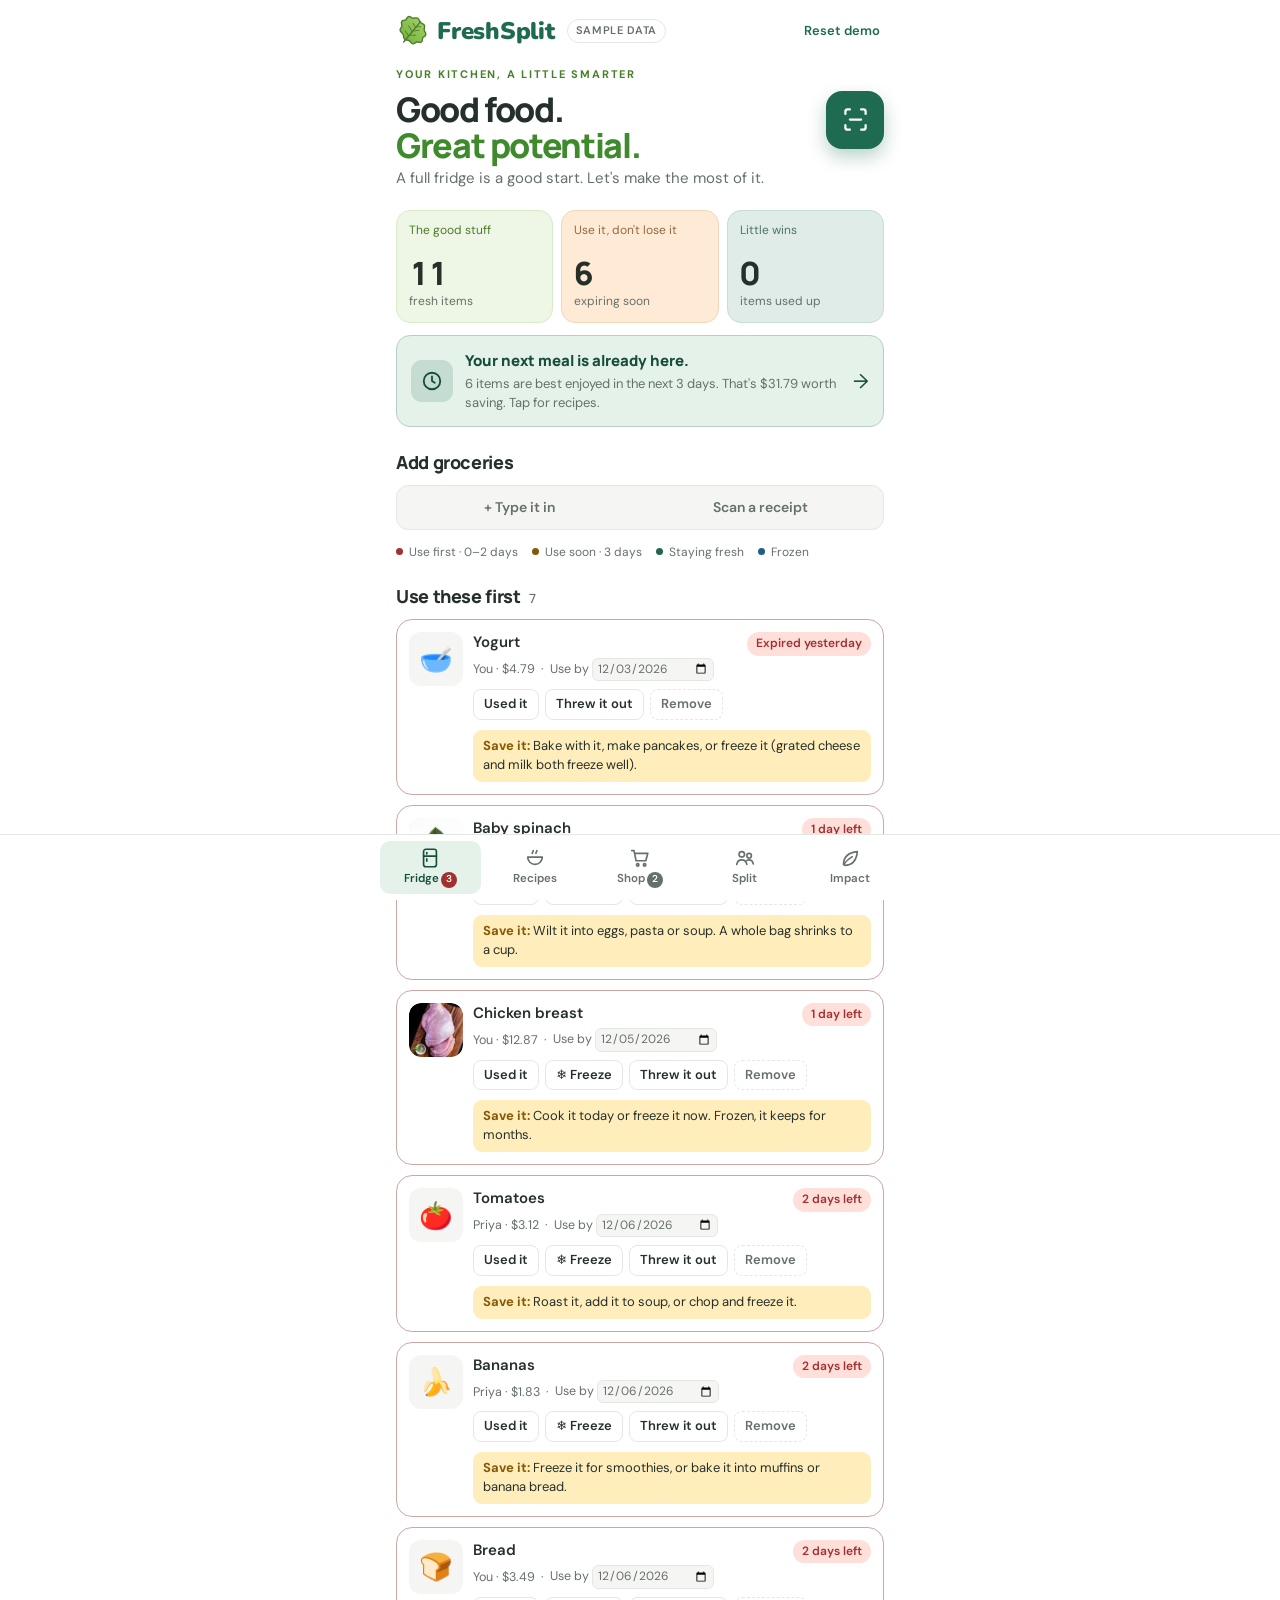
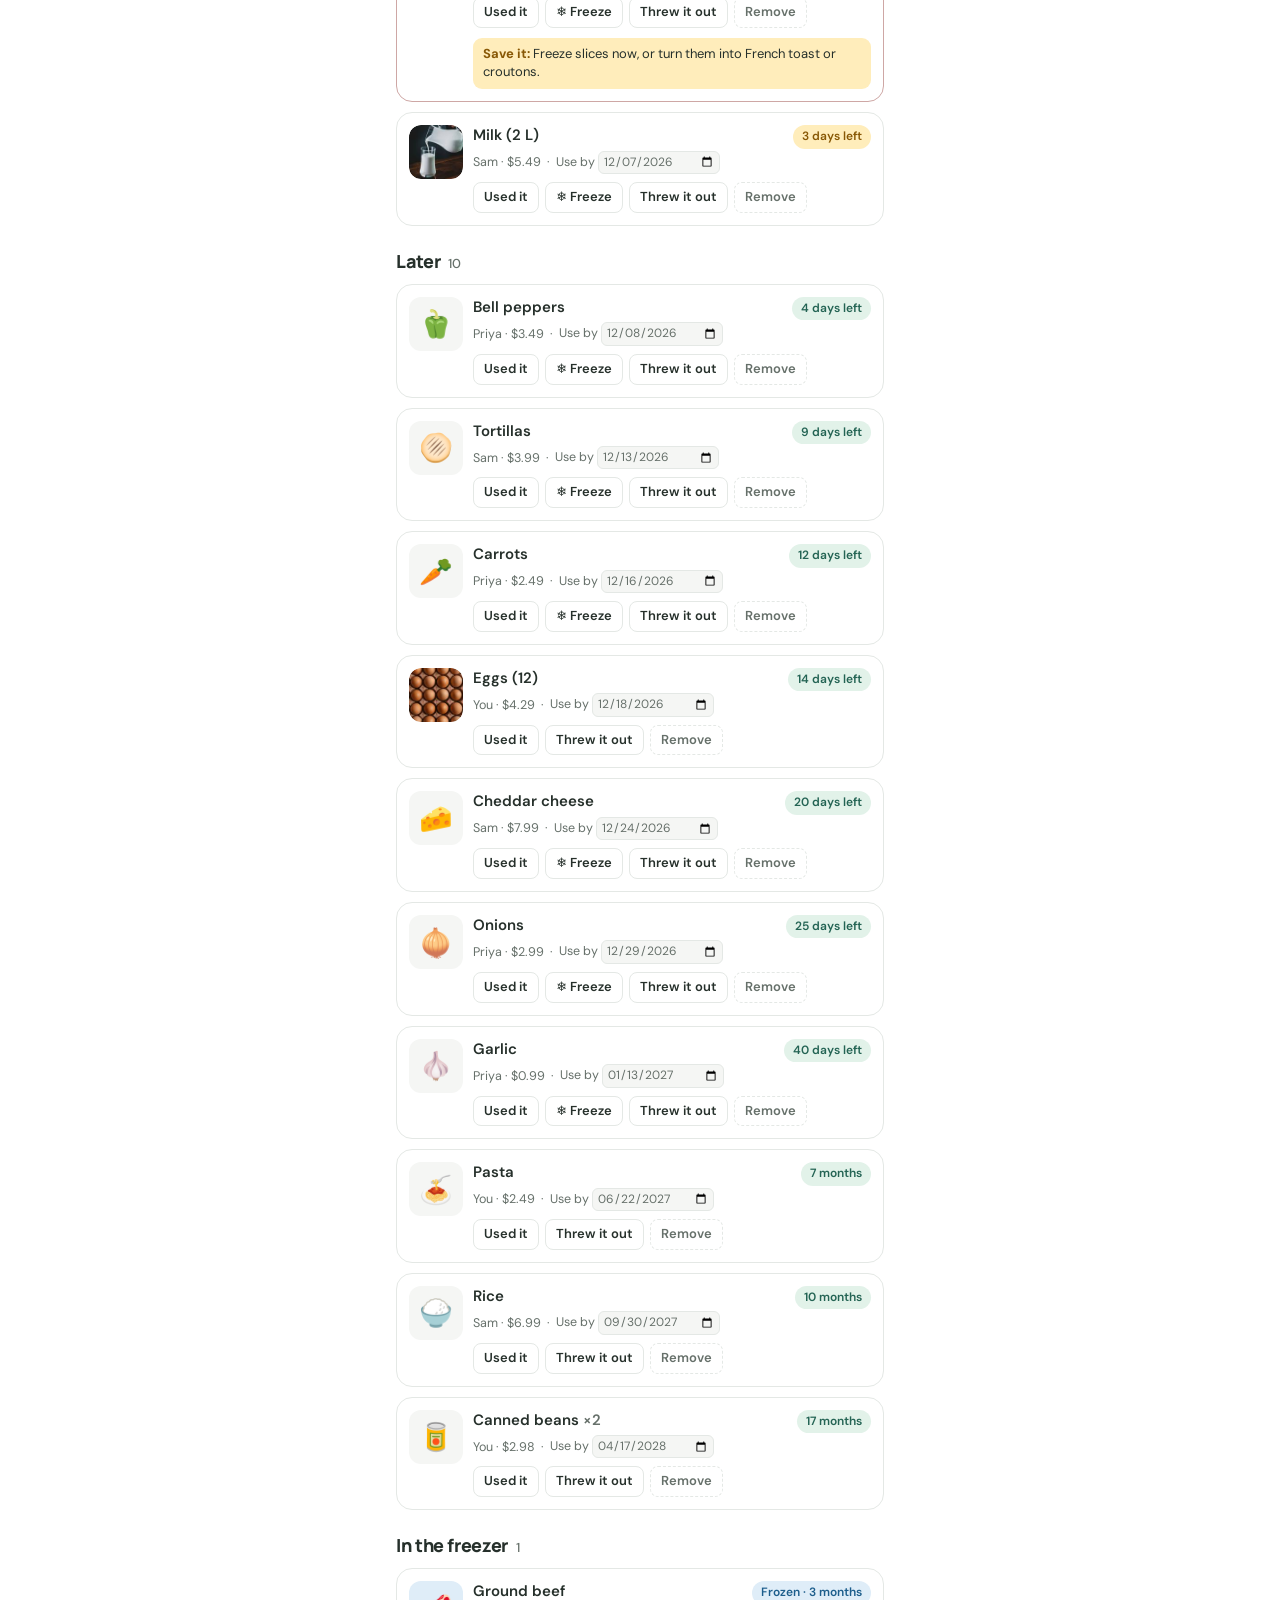
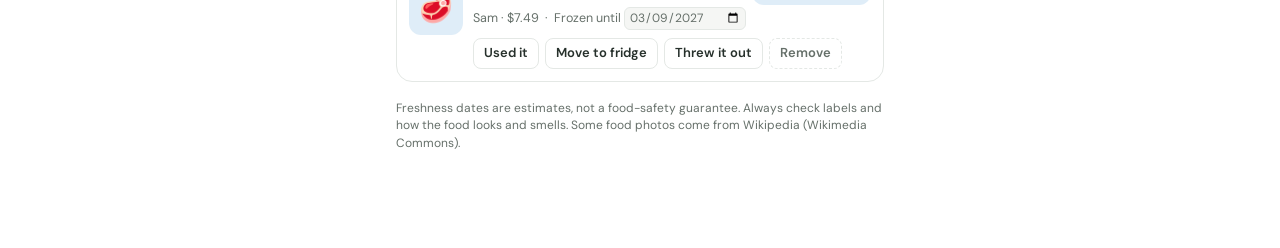
<file: index.html>
<!DOCTYPE html>
<html lang="en">
<head>
<meta charset="utf-8">
<meta name="viewport" content="width=device-width,initial-scale=1,viewport-fit=cover">

  <link rel="stylesheet" href="./css/styles.css">
</head>
<body>
<title>FreshSplit</title>
<link rel="icon" type="image/svg+xml" href="[data-uri]">
<meta name="claude:viewport-fit-sides" content="cover">
<link rel="preconnect" href="https://fonts.googleapis.com">
<link rel="preconnect" href="https://fonts.gstatic.com" crossorigin>
<link href="https://fonts.googleapis.com/css2?family=DM+Sans:opsz,wght@9..40,400;9..40,500;9..40,600;9..40,700&family=Manrope:wght@600;700;800&family=Nunito:wght@900&display=swap" rel="stylesheet">


<div class="app">
  <header class="top">
    <div class="brand"><svg class="brand-leaf" viewBox="0 0 40 40" aria-hidden="true"><defs><linearGradient id="lg" x1="0" y1="1" x2="1" y2="0"><stop offset="0" stop-color="#6FAE3B"/><stop offset="1" stop-color="#A6D46A"/></linearGradient></defs><path d="M31.1 11.3 L32.4 12.1 L33.4 13.3 L33.7 14.7 L33.5 16.2 L33.2 17.6 L33.2 18.9 L33.6 20.1 L34.4 21.5 L35.0 23.0 L35.1 24.4 L34.5 25.6 L33.5 26.5 L32.3 27.2 L31.5 28.0 L31.1 29.1 L31.0 30.6 L30.6 32.0 L29.8 33.0 L28.6 33.4 L27.1 33.3 L25.7 32.9 L24.5 32.9 L23.5 33.4 L22.4 34.2 L21.2 34.9 L19.9 35.1 L18.6 34.5 L17.4 33.4 L16.4 32.2 L15.4 31.3 L14.2 30.9 L12.7 30.8 L11.3 30.4 L10.1 29.6 L9.3 28.3 L8.9 26.7 L8.8 25.2 L8.4 24.0 L7.6 22.9 L6.5 21.8 L5.4 20.6 L4.8 19.2 L5.0 17.8 L5.6 16.5 L6.4 15.4 L6.9 14.3 L6.8 13.0 L6.5 11.5 L6.4 10.0 L6.7 8.7 L7.7 7.8 L9.0 7.4 L10.4 7.2 L11.5 6.8 L12.2 5.9 L12.9 4.7 L13.7 3.6 L14.8 3.0 L16.2 3.1 L17.6 3.8 L18.9 4.6 L20.1 5.0 L21.3 5.0 L22.6 4.6 L24.0 4.5 L25.3 4.8 L26.4 5.8 L27.3 7.2 L27.9 8.7 L28.6 9.8 L29.7 10.6 L31.1 11.3Z" fill="url(#lg)" stroke="#4C7A2C" stroke-width="1.6" stroke-linejoin="round"/><path d="M9 33 L29 9" stroke="#4C7A2C" stroke-width="1.6" stroke-linecap="round" fill="none"/><path d="M15 26 L11 20 M19 21 L15 14 M23 16 L20 11 M16 25 L23 25 M20 20 L27 19 M24 15 L29 15" stroke="#4C7A2C" stroke-width="1.2" stroke-linecap="round" fill="none" opacity=".85"/></svg><span>FreshSplit</span></div>
    <span class="demo-pill">Sample data</span>
    <span class="spacer"></span>
    <button class="linkbtn" data-act="reset">Reset demo</button>
  </header>
  <main id="view"></main>
</div>

<nav class="tabs" aria-label="Sections">
  <div class="in" id="tabs"></div>
</nav>
<div class="toast" id="toast" role="status" aria-live="polite"></div>



  <script type="module" src="./js/app.js"></script>
</body>
</html>
</file>
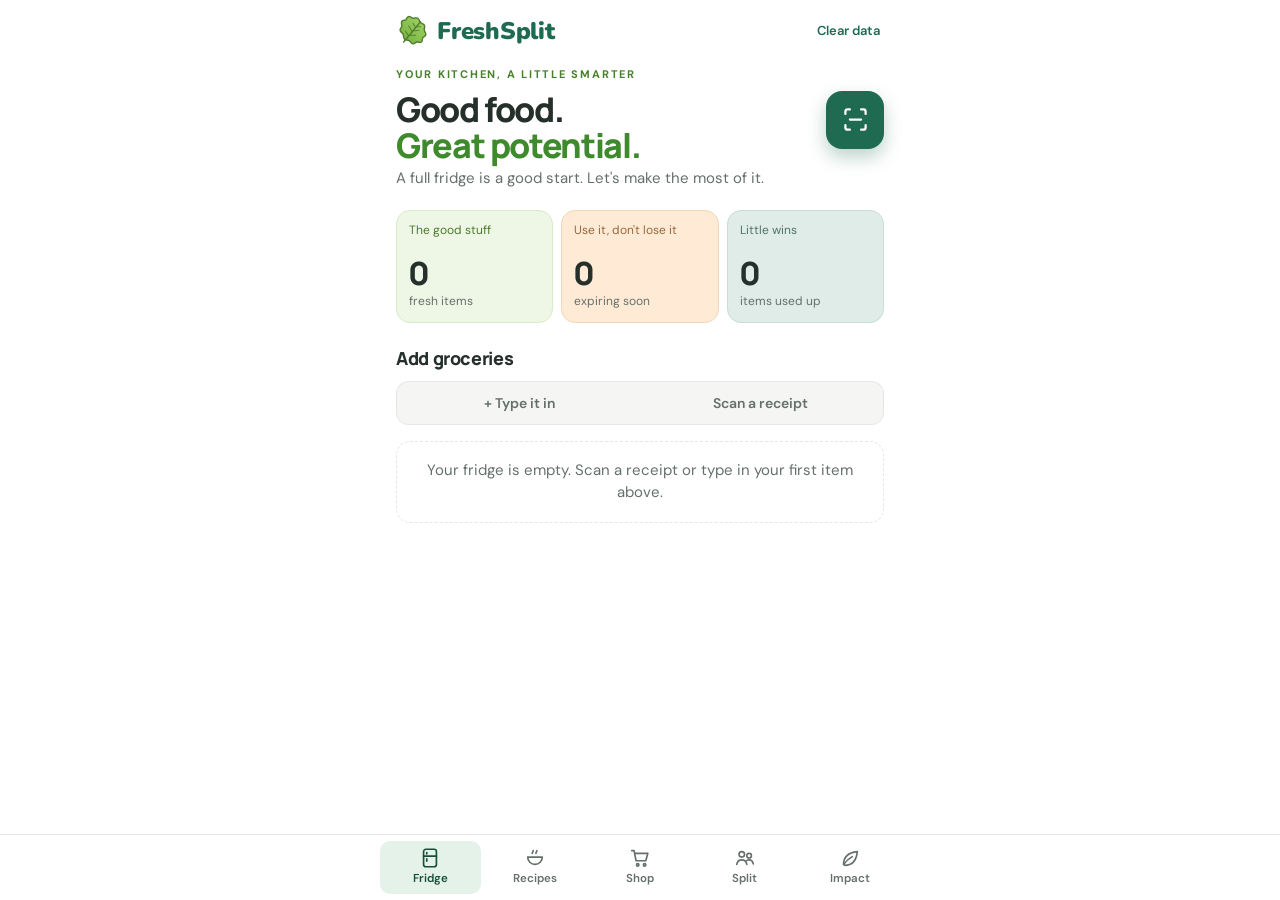
<file: try.html>
<!DOCTYPE html>
<html lang="en">
<head>
<meta charset="utf-8">
<meta name="viewport" content="width=device-width,initial-scale=1,viewport-fit=cover">
<style>body{margin:0}[hidden]{display:none!important}</style>
</head>
<body>
<title>FreshSplit</title>
<link rel="icon" type="image/svg+xml" href="[data-uri]">
<meta name="claude:viewport-fit-sides" content="cover">
<link rel="preconnect" href="https://fonts.googleapis.com">
<link rel="preconnect" href="https://fonts.gstatic.com" crossorigin>
<link href="https://fonts.googleapis.com/css2?family=DM+Sans:opsz,wght@9..40,400;9..40,500;9..40,600;9..40,700&family=Manrope:wght@600;700;800&family=Nunito:wght@900&display=swap" rel="stylesheet">
<style>
/* Layout: a single phone-width app column, sticky header, fixed bottom tab bar */
:root{
  --bg:#FFFFFF; --surface:#FFFFFF; --sunk:#F5F6F4; --ink:#26302B; --muted:#66706A; --line:#E4E8E5; color-scheme:light;
  --accent:#1F6B52; --accent-ink:#FFFFFF; --accent-soft:#E4F2E9; --accent-strong:#164D3B;
  --ice:#1D5E8C; --ice-soft:#DFEDF8; --ok:#246454; --ok-soft:#E2F2E9;
  --warn:#885805; --warn-soft:#FFEDBB; --bad:#A42F2F; --bad-soft:#FFDFDA;
  --p1:#EEF6E6; --p1-line:#D9EBC8; --p1-ink:#4E7A2C;
  --p2:#FFEBD5; --p2-line:#F1D7B8; --p2-ink:#94683F;
  --p3:#DFECE7; --p3-line:#C8DDD4; --p3-ink:#4F7466;
  --eyebrow:#47802A; --headline-em:#3E8A2C;
  --shadow:0 1px 2px rgba(31,107,82,.05),0 6px 18px rgba(31,107,82,.06);
  --display:"Manrope","DM Sans",system-ui,sans-serif;
  --body:"DM Sans",system-ui,-apple-system,"Segoe UI",Roboto,sans-serif;
}
*{box-sizing:border-box}
body{background:var(--bg);color:var(--ink);font-family:var(--body);font-size:15px;line-height:1.45;-webkit-font-smoothing:antialiased}
body::before{content:"";position:fixed;inset:0 0 auto;height:env(safe-area-inset-top,0px);z-index:10;background:var(--bg)}
button,input,select,textarea{font:inherit;color:inherit}
button{cursor:pointer}
:focus-visible{outline:2px solid var(--accent);outline-offset:2px}
.app{max-width:520px;margin:0 auto;padding-left:max(16px,env(safe-area-inset-left,0px));padding-right:max(16px,env(safe-area-inset-right,0px));padding-block:0 calc(96px + env(safe-area-inset-bottom,0px))}
header.top{position:sticky;top:env(safe-area-inset-top,0px);z-index:5;background:var(--bg);padding-block:14px 10px;display:flex;align-items:center;gap:12px}
.brand{font-family:var(--display);font-weight:800;font-size:22px;letter-spacing:-.02em;display:flex;align-items:center;gap:8px}
.brand-mark{width:28px;height:28px;border-radius:8px;background:var(--accent);color:var(--accent-ink);display:grid;place-items:center;font-size:15px}
.top .spacer{flex:1}
.demo-pill{font-size:11px;font-weight:600;letter-spacing:.06em;text-transform:uppercase;color:var(--muted);border:1px solid var(--line);border-radius:999px;padding:3px 8px;background:var(--surface)}
.linkbtn{background:none;border:0;color:var(--accent);font-weight:600;font-size:13px;padding:4px}
h1.page{font-family:var(--display);font-weight:800;font-size:30px;letter-spacing:-.025em;line-height:1.1;margin:6px 0 4px;text-wrap:balance}
.sub{color:var(--muted);margin:0 0 16px}
h2{font-family:var(--display);font-weight:700;font-size:18px;letter-spacing:-.01em;margin:22px 0 10px;display:flex;align-items:baseline;gap:8px}
h2 .count{font-family:var(--body);font-size:13px;color:var(--muted);font-weight:500}
.stack{display:flex;flex-direction:column;gap:10px}
.card{background:var(--surface);border:1px solid var(--line);border-radius:14px;padding:14px;box-shadow:var(--shadow)}
.row{display:flex;gap:10px;align-items:center;flex-wrap:wrap}
.grow{flex:1;min-width:0}
.muted{color:var(--muted)}
.small{font-size:13px}
.tnum{font-variant-numeric:tabular-nums}

/* Summary strip */
.summary{display:grid;grid-template-columns:repeat(3,1fr);gap:8px}
.sum{border-radius:12px;padding:10px 12px;background:var(--surface);border:1px solid var(--line)}
.sum b{display:block;font-family:var(--display);font-size:24px;font-weight:800;line-height:1.1;font-variant-numeric:tabular-nums}
.sum span{font-size:12px;color:var(--muted)}
.sum.bad b{color:var(--bad)} .sum.warn b{color:var(--warn)}

/* Buttons & fields */
.btn{border:1px solid var(--line);background:var(--surface);border-radius:10px;padding:8px 12px;font-weight:600;font-size:14px}
.btn.primary{background:var(--accent);color:var(--accent-ink);border-color:var(--accent)}
.btn.ghost{background:transparent}
.btn.sm{padding:5px 10px;font-size:13px;border-radius:8px}
.btn:disabled{opacity:.45;cursor:not-allowed}
.seg{display:flex;background:var(--sunk);border:1px solid var(--line);border-radius:12px;padding:3px;gap:3px}
.seg button{flex:1;border:0;background:transparent;border-radius:9px;padding:8px;font-weight:600;font-size:14px;color:var(--muted)}
.seg button[aria-pressed="true"]{background:var(--surface);color:var(--ink);box-shadow:var(--shadow)}
.f{display:flex;flex-direction:column;gap:4px;font-size:12px;font-weight:600;color:var(--muted);letter-spacing:.02em;min-width:0}
.input,select.input,textarea.input{width:100%;border:1px solid var(--line);background:var(--sunk);border-radius:9px;padding:9px 10px;font-size:15px;font-weight:400;color:var(--ink)}
textarea.input{font-family:ui-monospace,"SF Mono",Menlo,Consolas,monospace;font-size:13px;min-height:150px;resize:vertical}
.grid2{display:grid;grid-template-columns:1fr 1fr;gap:10px}
.grid3{display:grid;grid-template-columns:1fr 1fr 1fr;gap:10px}
.hint{font-size:13px;color:var(--muted);background:var(--sunk);border-radius:9px;padding:8px 10px}

/* Pantry rows */
.item{display:grid;grid-template-columns:40px 1fr;gap:10px;align-items:start;padding:12px;background:var(--surface);border:1px solid var(--line);border-radius:14px}
.item.urgent{border-color:color-mix(in srgb,var(--bad) 35%,var(--line))}
.emoji{width:40px;height:40px;border-radius:10px;background:var(--sunk);display:grid;place-items:center;font-size:22px}
.item .name{font-weight:600;min-width:0}
.item .head{display:flex;justify-content:space-between;align-items:flex-start;gap:8px}
.demo-pill,.linkbtn{white-space:nowrap}
.item .meta{font-size:12.5px;color:var(--muted);display:flex;gap:6px;flex-wrap:wrap;align-items:center;margin-top:2px}
.item input[type=date]{border:1px solid var(--line);background:var(--sunk);border-radius:6px;padding:1px 4px;font-size:12px;color:var(--muted)}
.item .acts{display:flex;gap:6px;margin-top:8px;flex-wrap:wrap}
.tip{grid-column:2 / -1;font-size:13px;background:var(--warn-soft);color:var(--ink);border-radius:9px;padding:7px 10px}
.tip b{color:var(--warn)}
.chip{display:inline-flex;align-items:center;gap:4px;border-radius:999px;padding:3px 9px;font-size:12px;font-weight:600;white-space:nowrap;font-variant-numeric:tabular-nums}
.chip.ok{background:var(--accent-soft);color:var(--accent)}
.chip.warn{background:var(--warn-soft);color:var(--warn)}
.chip.bad{background:var(--bad-soft);color:var(--bad)}
.chip.ice{background:var(--ice-soft);color:var(--ice)}
.item.frozen .emoji{background:var(--ice-soft)}
.frz{display:inline-flex;align-items:center;gap:6px;border:1px solid var(--line);background:var(--surface);border-radius:999px;padding:4px 10px;font-size:13px;font-weight:600;color:var(--ink);cursor:pointer;white-space:nowrap}
.frz input{width:16px;height:16px;accent-color:var(--ice);margin:0}
.frz:has(input:checked){background:var(--ice-soft);border-color:var(--ice);color:var(--ice)}
.rc-row{display:grid;grid-template-columns:auto 32px 1fr;gap:10px;align-items:start;padding:10px 0;border-bottom:1px solid var(--line)}
.rc-row > input{width:18px;height:18px;margin-top:6px;accent-color:var(--accent)}
.rc-row .emoji{width:32px;height:32px;font-size:18px;border-radius:8px}
.rc-ctl{display:flex;flex-wrap:wrap;gap:8px;align-items:center;margin-top:6px}
.dt{border:1px solid var(--line);background:var(--sunk);border-radius:8px;padding:4px 6px;font-size:13px;color:var(--ink)}
.chip.neutral{background:var(--sunk);color:var(--muted);border:1px solid var(--line)}

/* Recipes */
.chips{display:flex;gap:8px;flex-wrap:wrap}
.fchip{border:1px solid var(--line);background:var(--surface);border-radius:999px;padding:6px 12px;font-size:13px;font-weight:600;color:var(--muted)}
.fchip[aria-pressed="true"]{background:var(--ink);color:var(--bg);border-color:var(--ink)}
.recipe h3{font-family:var(--display);font-size:18px;font-weight:700;margin:0;letter-spacing:-.01em}
.bar{height:6px;border-radius:99px;background:var(--sunk);overflow:hidden;border:1px solid var(--line)}
.bar i{display:block;height:100%;background:var(--accent);border-radius:99px}
.uses{font-size:13px;background:var(--warn-soft);border-radius:9px;padding:7px 10px}
.uses b{color:var(--warn)}
.ing{display:flex;flex-wrap:wrap;gap:6px}
.ing span{font-size:12.5px;border-radius:7px;padding:2px 8px;background:var(--accent-soft);color:var(--accent);font-weight:500}
.ing span.miss{background:var(--sunk);color:var(--muted);text-decoration:line-through;text-decoration-color:transparent;border:1px dashed var(--line)}
.cookpanel{border-top:1px dashed var(--line);margin-top:4px;padding-top:10px}
.check{display:flex;gap:10px;align-items:center;padding:6px 0;font-size:14px}
.check input{width:18px;height:18px;accent-color:var(--accent)}

/* Shopping */
.shop-row{display:flex;gap:10px;align-items:center;padding:10px 12px;background:var(--surface);border:1px solid var(--line);border-radius:12px}
.shop-row.done .nm{text-decoration:line-through;color:var(--muted)}
.alert{border-radius:12px;padding:12px;font-size:14px;display:flex;flex-direction:column;gap:8px}
.alert.warn{background:var(--warn-soft)}
.alert.ok{background:var(--accent-soft)}
.alert.info{background:var(--sunk);border:1px solid var(--line)}

/* Split */
.people{display:flex;gap:8px;flex-wrap:wrap}
.person{display:flex;align-items:center;gap:8px;border:1px solid var(--line);background:var(--surface);border-radius:999px;padding:4px 12px 4px 4px;font-weight:600;font-size:14px}
.av{width:26px;height:26px;border-radius:50%;display:grid;place-items:center;font-size:12px;font-weight:700;color:var(--accent-ink);background:var(--accent)}
.bal{display:flex;justify-content:space-between;align-items:center;padding:8px 0;border-bottom:1px solid var(--line)}
.bal:last-child{border-bottom:0}
.settle{display:flex;align-items:center;gap:8px;font-size:15px;padding:8px 0}
.settle .arrow{color:var(--muted)}
.settle b.amt{margin-left:auto;font-variant-numeric:tabular-nums}
.pchips{display:flex;gap:6px;flex-wrap:wrap}
.pchip{display:inline-flex;align-items:center;gap:6px;border:1px solid var(--line);background:var(--sunk);border-radius:999px;padding:3px 11px 3px 3px;font-size:13px;font-weight:600;color:var(--muted)}
.pchip .av{width:22px;height:22px;font-size:11px;background:var(--line);color:var(--muted)}
.pchip[aria-pressed="true"]{background:var(--accent-soft);border-color:var(--accent);color:var(--accent)}
.pchip[aria-pressed="true"] .av{background:var(--accent);color:var(--accent-ink)}
.buy{display:flex;flex-direction:column;gap:10px;padding:12px;background:var(--surface);border:1px solid var(--line);border-radius:12px}
.buy .quick{display:flex;gap:4px;margin-left:-4px}

/* Impact */
.tiles{display:grid;grid-template-columns:1fr 1fr;gap:10px}
.tile{background:var(--surface);border:1px solid var(--line);border-radius:14px;padding:14px}
.tile .v{font-family:var(--display);font-weight:800;font-size:30px;letter-spacing:-.02em;line-height:1.05;font-variant-numeric:tabular-nums}
.tile .l{font-size:12.5px;color:var(--muted);margin-top:4px}
.tile.hero{grid-column:1 / -1;background:var(--accent);border-color:var(--accent);color:var(--accent-ink)}
.tile.hero .l{color:var(--accent-ink);opacity:.85}
.tile.hero .v{font-size:40px}
.chart{display:grid;grid-template-columns:repeat(4,1fr);gap:12px;align-items:end;height:170px;padding:0 4px;border-bottom:1px solid var(--line);background-image:linear-gradient(var(--line) 1px,transparent 1px);background-size:100% 25%;background-position:0 0}
.wk{display:flex;gap:4px;align-items:end;justify-content:center;height:100%}
.wk i{width:22px;border-radius:5px 5px 0 0;position:relative;display:block;min-height:2px}
.wk i.r{background:var(--accent)} .wk i.t{background:var(--bad);opacity:.75}
.wk i em{position:absolute;top:-17px;left:50%;transform:translateX(-50%);font-style:normal;font-size:10.5px;color:var(--muted);font-variant-numeric:tabular-nums;white-space:nowrap}
.xl{display:grid;grid-template-columns:repeat(4,1fr);gap:12px;text-align:center;font-size:12px;color:var(--muted);padding-top:6px}
.legend{display:flex;gap:14px;font-size:12.5px;color:var(--muted);margin-top:8px}
.legend span::before{content:"";display:inline-block;width:10px;height:10px;border-radius:3px;margin-right:6px;vertical-align:-1px;background:var(--accent)}
.legend span.t::before{background:var(--bad);opacity:.75}
.src{font-size:12.5px;color:var(--muted)}
.src a{color:var(--accent)}

/* Bottom nav */
nav.tabs{position:fixed;left:0;right:0;bottom:0;z-index:6;background:var(--surface);border-top:1px solid var(--line);padding:6px max(16px,env(safe-area-inset-right,0px)) calc(6px + env(safe-area-inset-bottom,0px)) max(16px,env(safe-area-inset-left,0px))}
nav.tabs .in{max-width:520px;margin:0 auto;display:grid;grid-template-columns:repeat(5,1fr);gap:4px}
nav.tabs button{border:0;background:transparent;border-radius:10px;padding:6px 2px;display:flex;flex-direction:column;align-items:center;gap:2px;font-size:11.5px;font-weight:600;color:var(--muted)}
nav.tabs button svg{width:22px;height:22px;fill:none;stroke:currentColor;stroke-width:1.8;stroke-linecap:round;stroke-linejoin:round}
nav.tabs button[aria-current="page"]{color:var(--accent);background:var(--accent-soft)}
.badge{min-width:16px;height:16px;padding:0 4px;border-radius:8px;background:var(--bad);color:#fff;font-size:10px;display:inline-grid;place-items:center;margin-left:2px}

.toast{position:fixed;left:50%;bottom:calc(84px + env(safe-area-inset-bottom,0px));transform:translateX(-50%) translateY(20px);background:var(--ink);color:var(--bg);padding:10px 16px;border-radius:12px;font-size:14px;font-weight:500;opacity:0;pointer-events:none;transition:.25s;max-width:calc(100% - 32px);z-index:20;text-align:center}
.toast.show{opacity:1;transform:translateX(-50%) translateY(0)}
.toast.has-action.show{pointer-events:auto}
.toast-btn{margin-left:12px;background:none;border:0;padding:2px 4px;color:#A6D46A;font-weight:700;text-decoration:underline;text-underline-offset:3px;cursor:pointer}
.btn.rm{color:var(--muted);border-style:dashed}
.upload{display:flex;flex-direction:column;align-items:center;gap:4px;text-align:center;border:2px dashed var(--accent);background:var(--accent-soft);border-radius:14px;padding:18px 14px;cursor:pointer;color:var(--ink)}
.upload b{color:var(--accent);font-size:16px}
.upload .up-ic{width:40px;height:40px;fill:none;stroke:var(--accent);stroke-width:1.8;stroke-linecap:round;stroke-linejoin:round}
.upload:focus-within{outline:2px solid var(--accent);outline-offset:2px}
.vh{position:absolute;width:1px;height:1px;opacity:0;overflow:hidden;pointer-events:none}
.ocr{display:flex;gap:12px;align-items:center}
.ocr img{width:56px;height:76px;object-fit:cover;object-position:top;border-radius:8px;border:1px solid var(--line);flex:none;background:#fff}
.or{display:flex;align-items:center;gap:10px;color:var(--muted);font-size:12px;text-transform:uppercase;letter-spacing:.06em}
.or::before,.or::after{content:"";flex:1;height:1px;background:var(--line)}
.empty{text-align:center;color:var(--muted);padding:18px;border:1px dashed var(--line);border-radius:14px}
@media (max-width:380px){.grid3{grid-template-columns:1fr 1fr}.summary b{font-size:20px}}

/* Figma design layer: warm kitchen look */
.brand{font-family:"Nunito",var(--display);font-weight:900;letter-spacing:-.01em;font-size:24px;color:#1F6B52;gap:7px}
.brand-leaf{width:34px;height:34px;flex:none}
@media (max-width:420px){.demo-pill{display:none}.brand{font-size:22px}}
.brand-mark{width:34px;height:34px;border-radius:10px}
.brand-mark svg{width:19px;height:19px;fill:none;stroke:currentColor;stroke-width:2;stroke-linecap:round;stroke-linejoin:round}
h1.page{font-weight:800;letter-spacing:-.04em;font-size:34px;line-height:1.08}
h1.page em{font-style:normal;color:var(--headline-em)}
h2{font-family:var(--display);font-weight:800;letter-spacing:-.02em}
.hero{display:flex;align-items:flex-start;gap:12px;margin:8px 0 4px}
.eyebrow{color:var(--eyebrow);font-size:11px;font-weight:700;letter-spacing:.16em;text-transform:uppercase;margin-bottom:8px}
.scan-fab{flex:none;width:58px;height:58px;border-radius:16px;border:0;background:var(--accent);color:var(--accent-ink);display:grid;place-items:center;box-shadow:0 8px 18px color-mix(in srgb,var(--accent) 30%,transparent);margin-top:24px}
.scan-fab svg{width:27px;height:27px;fill:none;stroke:currentColor;stroke-width:2;stroke-linecap:round;stroke-linejoin:round}
.stats{display:grid;grid-template-columns:repeat(3,minmax(0,1fr));gap:8px}
.stat{border-radius:14px;padding:12px;border:1px solid var(--p1-line);background:var(--p1);display:flex;flex-direction:column;min-width:0}
.stat .lbl{font-size:12px;color:var(--p1-ink);line-height:1.25;min-height:2.5em}
.stat b{font-family:var(--display);font-size:32px;font-weight:800;letter-spacing:-.03em;line-height:1.05;margin-top:4px;font-variant-numeric:tabular-nums}
.stat .unit{font-size:12px;color:var(--muted);margin-top:2px}
.stat.s2{background:var(--p2);border-color:var(--p2-line)} .stat.s2 .lbl{color:var(--p2-ink)}
.stat.s3{background:var(--p3);border-color:var(--p3-line)} .stat.s3 .lbl{color:var(--p3-ink)}
.banner{display:flex;align-items:center;gap:12px;width:100%;text-align:left;margin-top:12px;background:var(--accent-soft);border:1px solid color-mix(in srgb,var(--accent) 22%,var(--line));border-radius:14px;padding:14px;color:var(--ink);font:inherit}
.banner b{display:block;color:var(--accent-strong);font-family:var(--display);font-size:15px;font-weight:800}
.banner .t{display:block;font-size:13px;color:var(--muted);margin-top:3px}
.banner .arr{color:var(--accent-strong);font-size:20px;flex:none}
.b-ic{width:42px;height:42px;border-radius:11px;background:color-mix(in srgb,var(--accent) 16%,transparent);color:var(--accent-strong);display:grid;place-items:center;flex:none}
.b-ic svg{width:22px;height:22px;fill:none;stroke:currentColor;stroke-width:2;stroke-linecap:round;stroke-linejoin:round}
.key{display:flex;flex-wrap:wrap;gap:6px 14px;font-size:12px;color:var(--muted);margin-top:14px}
.key i{display:inline-block;width:7px;height:7px;border-radius:50%;margin-right:6px;vertical-align:1px}
.key .kr{background:var(--bad)} .key .kw{background:var(--warn)} .key .ko{background:var(--ok)} .key .ki{background:var(--ice)}
.disclaimer{font-size:12px;color:var(--muted);margin:18px 0 0}
.item{grid-template-columns:54px 1fr;border-radius:16px}
.item .emoji{width:54px;height:54px;border-radius:12px;font-size:27px;overflow:hidden}
.emoji img{width:100%;height:100%;object-fit:cover;border-radius:inherit;display:block}
.recipe{overflow:hidden}
.recipe .rphoto{display:block;width:calc(100% + 28px);max-width:none;margin:-14px -14px 0;height:150px;object-fit:cover}
.chip.ok{background:var(--ok-soft);color:var(--ok)}
.ing span{background:var(--ok-soft);color:var(--ok)}
.tile.hero{background:var(--ok);border-color:var(--ok);color:var(--bg)}
.tile.hero .l{color:var(--bg)}
.wk i.r{background:var(--ok)}
.legend span::before{background:var(--ok)}
.card,.shop-row,.buy{border-radius:16px}
nav.tabs button[aria-current="page"]{color:var(--accent-strong)}
@media (prefers-reduced-motion:reduce){*{transition:none!important}}
</style>

<div class="app">
  <header class="top">
    <div class="brand"><svg class="brand-leaf" viewBox="0 0 40 40" aria-hidden="true"><defs><linearGradient id="lg" x1="0" y1="1" x2="1" y2="0"><stop offset="0" stop-color="#6FAE3B"/><stop offset="1" stop-color="#A6D46A"/></linearGradient></defs><path d="M31.1 11.3 L32.4 12.1 L33.4 13.3 L33.7 14.7 L33.5 16.2 L33.2 17.6 L33.2 18.9 L33.6 20.1 L34.4 21.5 L35.0 23.0 L35.1 24.4 L34.5 25.6 L33.5 26.5 L32.3 27.2 L31.5 28.0 L31.1 29.1 L31.0 30.6 L30.6 32.0 L29.8 33.0 L28.6 33.4 L27.1 33.3 L25.7 32.9 L24.5 32.9 L23.5 33.4 L22.4 34.2 L21.2 34.9 L19.9 35.1 L18.6 34.5 L17.4 33.4 L16.4 32.2 L15.4 31.3 L14.2 30.9 L12.7 30.8 L11.3 30.4 L10.1 29.6 L9.3 28.3 L8.9 26.7 L8.8 25.2 L8.4 24.0 L7.6 22.9 L6.5 21.8 L5.4 20.6 L4.8 19.2 L5.0 17.8 L5.6 16.5 L6.4 15.4 L6.9 14.3 L6.8 13.0 L6.5 11.5 L6.4 10.0 L6.7 8.7 L7.7 7.8 L9.0 7.4 L10.4 7.2 L11.5 6.8 L12.2 5.9 L12.9 4.7 L13.7 3.6 L14.8 3.0 L16.2 3.1 L17.6 3.8 L18.9 4.6 L20.1 5.0 L21.3 5.0 L22.6 4.6 L24.0 4.5 L25.3 4.8 L26.4 5.8 L27.3 7.2 L27.9 8.7 L28.6 9.8 L29.7 10.6 L31.1 11.3Z" fill="url(#lg)" stroke="#4C7A2C" stroke-width="1.6" stroke-linejoin="round"/><path d="M9 33 L29 9" stroke="#4C7A2C" stroke-width="1.6" stroke-linecap="round" fill="none"/><path d="M15 26 L11 20 M19 21 L15 14 M23 16 L20 11 M16 25 L23 25 M20 20 L27 19 M24 15 L29 15" stroke="#4C7A2C" stroke-width="1.2" stroke-linecap="round" fill="none" opacity=".85"/></svg><span>FreshSplit</span></div>
    <span class="spacer"></span>
    <button class="linkbtn" data-act="reset">Clear data</button>
  </header>
  <main id="view"></main>
</div>

<nav class="tabs" aria-label="Sections">
  <div class="in" id="tabs"></div>
</nav>
<div class="toast" id="toast" role="status" aria-live="polite"></div>

<script>
(function(){
"use strict";

/* ---------- Food knowledge: typical fridge shelf life, weight, price ---------- */
// d = days it usually keeps after purchase, kg = typical pack weight, p = typical price (CAD)
const FOODS = [
  {k:"milk", n:"Milk (2 L)", e:"🥛", d:7, kg:2.0, p:5.49, c:"dairy", a:["milk"]},
  {k:"eggs", n:"Eggs (12)", e:"🥚", d:21, kg:0.7, p:4.29, c:"dairy", a:["egg"]},
  {k:"cheese", n:"Cheddar cheese", e:"🧀", d:28, kg:0.4, p:7.99, c:"dairy", a:["cheese","ched","mozz"]},
  {k:"yogurt", n:"Yogurt", e:"🥣", d:14, kg:0.65, p:4.79, c:"dairy", a:["yogurt","yog"]},
  {k:"butter", n:"Butter", e:"🧈", d:60, kg:0.45, p:6.49, c:"dairy", a:["butter"]},
  {k:"cream", n:"Cooking cream", e:"🥛", d:10, kg:0.5, p:3.29, c:"dairy", a:["cream"]},
  {k:"bread", n:"Bread", e:"🍞", d:5, kg:0.6, p:3.49, c:"bakery", a:["bread","loaf"]},
  {k:"tortilla", n:"Tortillas", e:"🫓", d:14, kg:0.5, p:3.99, c:"bakery", a:["tortilla","wrap"]},
  {k:"spinach", n:"Baby spinach", e:"🥬", d:5, kg:0.3, p:4.99, c:"leafy", a:["spinach"]},
  {k:"lettuce", n:"Lettuce", e:"🥬", d:7, kg:0.5, p:2.99, c:"leafy", a:["lettuce","romaine"]},
  {k:"tomato", n:"Tomatoes", e:"🍅", d:7, kg:0.5, p:3.12, c:"produce", a:["tomato","roma"]},
  {k:"pepper", n:"Bell peppers", e:"🫑", d:7, kg:0.4, p:3.49, c:"produce", a:["pepper"]},
  {k:"broccoli", n:"Broccoli", e:"🥦", d:5, kg:0.5, p:2.99, c:"produce", a:["broccoli"]},
  {k:"mushroom", n:"Mushrooms", e:"🍄", d:5, kg:0.23, p:2.99, c:"produce", a:["mushroom"]},
  {k:"cucumber", n:"Cucumber", e:"🥒", d:7, kg:0.4, p:1.29, c:"produce", a:["cucumber","cuke"]},
  {k:"carrot", n:"Carrots", e:"🥕", d:21, kg:1.0, p:2.49, c:"produce", a:["carrot"]},
  {k:"potato", n:"Potatoes", e:"🥔", d:30, kg:2.0, p:4.99, c:"produce", a:["potato"]},
  {k:"onion", n:"Onions", e:"🧅", d:30, kg:1.0, p:2.99, c:"produce", a:["onion"]},
  {k:"garlic", n:"Garlic", e:"🧄", d:60, kg:0.1, p:0.99, c:"produce", a:["garlic"]},
  {k:"banana", n:"Bananas", e:"🍌", d:5, kg:1.0, p:1.83, c:"fruit", a:["banana"]},
  {k:"apple", n:"Apples", e:"🍎", d:30, kg:1.0, p:4.49, c:"fruit", a:["apple"]},
  {k:"strawberries", n:"Strawberries", e:"🍓", d:4, kg:0.45, p:4.99, c:"fruit", a:["strawberr","berries"]},
  {k:"avocado", n:"Avocados", e:"🥑", d:4, kg:0.4, p:3.99, c:"fruit", a:["avocado"]},
  {k:"chicken", n:"Chicken breast", e:"🍗", d:2, kg:1.0, p:12.87, c:"meat", a:["chicken","chkn"]},
  {k:"beef", n:"Ground beef", e:"🥩", d:2, kg:0.45, p:7.49, c:"meat", a:["beef"]},
  {k:"salmon", n:"Salmon fillet", e:"🐟", d:2, kg:0.4, p:11.99, c:"meat", a:["salmon"]},
  {k:"rice", n:"Rice", e:"🍚", d:365, kg:2.0, p:6.99, c:"pantry", a:["rice"]},
  {k:"pasta", n:"Pasta", e:"🍝", d:365, kg:0.9, p:2.49, c:"pantry", a:["pasta","spaghetti","penne"]},
  {k:"oats", n:"Rolled oats", e:"🌾", d:365, kg:1.0, p:4.49, c:"pantry", a:["oats","oatmeal"]},
  {k:"beans", n:"Canned beans", e:"🥫", d:730, kg:0.4, p:1.49, c:"pantry", a:["bean"]}
];
const FOOD = Object.fromEntries(FOODS.map(f=>[f.k,f]));
const TIPS = {
  dairy:"Bake with it, make pancakes, or freeze it (grated cheese and milk both freeze well).",
  bakery:"Freeze slices now, or turn it into French toast or croutons.",
  leafy:"Wilt it into eggs, pasta or soup. A whole bag shrinks to a cup.",
  produce:"Roast it, add it to soup, or chop and freeze it.",
  fruit:"Freeze it for smoothies, or bake it into muffins or banana bread.",
  meat:"Cook it today or freeze it now. Frozen, it keeps for months.",
  pantry:"",
  other:"Check it, and freeze or cook it soon."
};
// How long food keeps in the freezer (days), and how long it lasts in the fridge after thawing.
const FREEZE = {milk:90, cheese:180, yogurt:60, butter:270, cream:90, bread:90, tortilla:180, spinach:180, tomato:180,
  pepper:240, broccoli:300, mushroom:270, carrot:300, onion:240, garlic:180, banana:90, apple:240, strawberries:240,
  avocado:120, chicken:270, beef:120, salmon:90};
const NO_FREEZE = {eggs:"Eggs crack in the shell when frozen.", lettuce:"Lettuce goes limp and watery when frozen.",
  cucumber:"Cucumber goes mushy when frozen.", potato:"Raw potatoes turn watery and grainy when frozen."};
const THAW = {meat:2, dairy:5, bakery:3};
function freezeDays(k, c){ if(k && FREEZE[k]) return FREEZE[k]; if(c==="pantry") return null; if(k && NO_FREEZE[k]) return null; return k?null:90; }
function noFreezeMsg(k, c){ if(k && NO_FREEZE[k]) return NO_FREEZE[k]; if(c==="pantry") return "This keeps for months in the cupboard, so there's no need to freeze it."; return "This doesn't freeze well."; }
function fmtDate(s){const [y,m,d]=s.split("-").map(Number); return new Date(y,m-1,d).toLocaleDateString(undefined,{month:"short",day:"numeric",year:"numeric"});}
const CO2_PER_KG = 3; // 2.3 Mt household food waste ≈ 6.9 Mt CO2 (Love Food Hate Waste Canada)

// How to spot each food on a receipt, including common store abbreviations.
const RX = {
  cheese:/chees|\bched|\bchs[e]?\b|mozz|parm|cott\b|cottage/, yogurt:/yog|\bygt\b/,
  milk:/milk|\bmlk\b|\bhomo\b|\bskim\b|\b[12]\s?%/, cream:/cream|\bcrm\b/, butter:/butter|\bbtr\b|unsalted|\bsalted\b/, eggs:/egg/,
  chicken:/chick|\bchkn|\bchk\b|breasts?\b|\bb\/s\b|thighs?\b|drumstick|\bwings?\b/, beef:/beef|\bgrnd\s?bf|\bgr\s?bf/, salmon:/salmon/,
  spinach:/spinach|\bspnch|\bspin\b/, lettuce:/lettuce|romaine|\blett\b|iceberg/, tomato:/tomato|\btoms?\b|\broma\b/,
  pepper:/pepper|\bppr\b/, broccoli:/brocc/, mushroom:/mushr|\bmush\b/, cucumber:/cucumb|\bcuke/, carrot:/carrot|\bcarr\b/,
  strawberries:/strawb|\bstrwb|berries/, avocado:/avocad|\bavo\b/, banana:/banan|\bbnna/, apple:/apple/,
  potato:/potat/, onion:/onion/, garlic:/garlic/,
  bread:/bread|\bbrd\b|\bloaf|bagel|\bbuns?\b|\brye\b|sourdough|baguette/, tortilla:/tortil|\bwraps?\b/,
  pasta:/pasta|spaghet|penne|macaroni|fusilli|linguin/, rice:/\brice\b/, oats:/\boats?\b|oatmeal/, beans:/\bbeans?\b/
};
function findFood(text){
  const t = text.toLowerCase();
  for(const k in RX){ if(RX[k].test(t)) return FOOD[k]; }
  return null;
}

/* ---------- Photos (from the team's Figma design) ---------- */
const PHOTO = {"strawberries": "[data-uri]", "spinach": "[data-uri]", "chicken": "[data-uri]", "milk": "[data-uri]", "avocado": "[data-uri]", "eggs": "[data-uri]"};
const RPHOTO = {"Creamy chicken & spinach pasta": "[data-uri]", "Yogurt fruit bowl": "[data-uri]", "Avocado & egg toast": "[data-uri]"};
// Food photos: built-in photos first, then a matching photo from Wikipedia (free, no key needed).
// Results are saved on this device so each food is only looked up once.
const WIKI = {milk:"Milk", eggs:"Egg as food", cheese:"Cheddar cheese", yogurt:"Yogurt", butter:"Butter", cream:"Cream",
  bread:"Bread", tortilla:"Tortilla", spinach:"Spinach", lettuce:"Lettuce", tomato:"Tomato", pepper:"Bell pepper",
  broccoli:"Broccoli", mushroom:"Edible mushroom", cucumber:"Cucumber", carrot:"Carrot", potato:"Potato", onion:"Onion",
  garlic:"Garlic", banana:"Banana", apple:"Apple", strawberries:"Strawberry", avocado:"Avocado", chicken:"Chicken as food",
  beef:"Ground beef", salmon:"Salmon as food", rice:"Rice", pasta:"Pasta", oats:"Oat", beans:"Bean"};
const IMG_KEY="freshsplit-img-v1";
let IMG={}; try{ IMG=JSON.parse(localStorage.getItem(IMG_KEY))||{}; }catch(e){ IMG={}; }
const imgPending=new Set();
function thumb(k,e,name){
  if(k && PHOTO[k]) return `<img src="${PHOTO[k]}" alt="">`;
  const known = k && WIKI[k];
  const q = known ? WIKI[k] : String(name||"").replace(/\(.*?\)/g,"").replace(/\d+(\.\d+)?\s?(kg|g|ml|l|lb|pk)\b/gi,"").trim();
  if(!q || q.length<3) return e;
  const key=q.toLowerCase();
  if(IMG[key]) return `<img src="${esc(IMG[key])}" alt="" loading="lazy" data-fb="${esc(e)}">`;
  if(IMG[key]==="") return e;
  fetchFoodImage(q,key,!!known);
  return `<span data-img="${esc(key)}">${e}</span>`;
}
async function fetchFoodImage(q,key,exact){
  if(imgPending.has(key)) return;
  imgPending.add(key);
  try{
    const base="https://en.wikipedia.org/w/api.php?action=query&format=json&origin=*&prop=pageimages&piprop=thumbnail&pithumbsize=240&redirects=1";
    const url = exact ? base+"&titles="+encodeURIComponent(q) : base+"&generator=search&gsrlimit=1&gsrsearch="+encodeURIComponent(q+" food");
    const res=await fetch(url);
    if(!res.ok) return;
    const data=await res.json();
    let src="";
    const pages=data && data.query && data.query.pages;
    if(pages){ for(const id in pages){ if(pages[id].thumbnail && pages[id].thumbnail.source){ src=pages[id].thumbnail.source; break; } } }
    IMG[key]=src;
    try{ localStorage.setItem(IMG_KEY,JSON.stringify(IMG)); }catch(e){}
    if(src) document.querySelectorAll("[data-img]").forEach(s=>{
      if(s.dataset.img!==key) return;
      const im=document.createElement("img"); im.src=src; im.alt=""; im.loading="lazy"; im.dataset.fb=s.textContent;
      s.replaceWith(im);
    });
  }catch(err){ /* offline or blocked: keep the emoji and try again next time */ }
  finally{ imgPending.delete(key); }
}
// If a photo fails to load, show the emoji instead.
document.addEventListener("error",ev=>{
  const t=ev.target;
  if(t && t.tagName==="IMG" && t.dataset && t.dataset.fb!=null) t.replaceWith(document.createTextNode(t.dataset.fb));
},true);
const SCAN_SVG='<svg viewBox="0 0 24 24"><path d="M3 7V5a2 2 0 0 1 2-2h2M17 3h2a2 2 0 0 1 2 2v2M21 17v2a2 2 0 0 1-2 2h-2M7 21H5a2 2 0 0 1-2-2v-2M7 12h10"/></svg>';
const CLOCK_SVG='<svg viewBox="0 0 24 24"><circle cx="12" cy="12" r="9"/><path d="M12 7v5l3 2"/></svg>';
function pageHead(eb,title,sub,cta){ return `<div class="hero"><div style="flex:1;min-width:0"><div class="eyebrow">${eb}</div><h1 class="page">${title}</h1><p class="sub">${sub}</p></div>${cta||""}</div>`; }

/* ---------- Recipes ---------- */
const RECIPES = [
  {n:"Creamy chicken & spinach pasta", t:25, veg:false, ing:["chicken","spinach","pasta","milk"]},
  {n:"Avocado & egg toast", t:15, veg:true, ing:["bread","avocado","eggs","spinach"]},
  {n:"Spinach & tomato omelette", t:15, veg:true, ing:["eggs","spinach","tomato","cheese","onion"]},
  {n:"Chicken & pepper stir-fry", t:25, veg:false, ing:["chicken","pepper","broccoli","garlic","rice","onion"]},
  {n:"Creamy spinach pasta", t:20, veg:true, ing:["pasta","spinach","garlic","cream","cheese"]},
  {n:"Banana oat pancakes", t:15, veg:true, ing:["banana","eggs","oats","milk"]},
  {n:"Tomato & bean soup", t:30, veg:true, ing:["tomato","onion","garlic","beans","carrot"]},
  {n:"Grilled cheese & tomato", t:10, veg:true, ing:["bread","cheese","tomato","butter"]},
  {n:"French toast", t:15, veg:true, ing:["bread","eggs","milk","butter"]},
  {n:"Chicken fried rice", t:20, veg:false, ing:["rice","eggs","chicken","carrot","onion","garlic"]},
  {n:"Veggie bean quesadillas", t:15, veg:true, ing:["tortilla","cheese","pepper","onion","beans"]},
  {n:"Yogurt fruit bowl", t:5, veg:true, ing:["yogurt","banana","strawberries","oats"]},
  {n:"Beef tacos", t:25, veg:false, ing:["beef","tortilla","tomato","lettuce","cheese","onion"]},
  {n:"Roasted vegetable tray", t:35, veg:true, ing:["potato","carrot","pepper","onion","garlic"]},
  {n:"Salmon rice bowl", t:20, veg:false, ing:["salmon","rice","cucumber","avocado"]},
  {n:"Mushroom risotto", t:35, veg:true, ing:["rice","mushroom","onion","garlic","cheese","butter"]}
];

/* ---------- Dates ---------- */
const TODAY = (()=>{const d=new Date(); d.setHours(0,0,0,0); return d;})();
function iso(d){return d.getFullYear()+"-"+String(d.getMonth()+1).padStart(2,"0")+"-"+String(d.getDate()).padStart(2,"0");}
function addDays(n){const d=new Date(TODAY); d.setDate(d.getDate()+n); return iso(d);}
function daysLeft(s){const [y,m,dd]=s.split("-").map(Number); return Math.round((new Date(y,m-1,dd)-TODAY)/86400000);}
function fmtShort(d){return d.toLocaleDateString(undefined,{month:"short",day:"numeric"});}
function mondayOf(d){const x=new Date(d); const wd=(x.getDay()+6)%7; x.setDate(x.getDate()-wd); return x;}

/* ---------- Helpers ---------- */
const $ = s=>document.querySelector(s);
let _id = Date.now();
const uid = ()=>"i"+(_id++).toString(36);
const esc = s=>String(s).replace(/[&<>"']/g,c=>({"&":"&amp;","<":"&lt;",">":"&gt;",'"':"&quot;","'":"&#39;"}[c]));
const money = n=>"$"+(Math.round(n*100)/100).toFixed(2);
const kg = n=>(Math.round(n*10)/10).toFixed(1);
function initials(n){return n.trim().slice(0,1).toUpperCase();}

/* ---------- State ---------- */
const KEY="fridgewise-v1";
function mkItem(k, offset, buyer, qty){
  const f=FOOD[k];
  return {id:uid(), k:f.k, name:f.n, e:f.e, c:f.c, exp:addDays(offset), qty:qty||1, price:f.p, kg:f.kg, buyer};
}
function seed(){
  return {people:["You"], items:[], purchases:[], shop:[], log:[],
    impact:{rescuedKg:0, usedKg:0, tossedKg:0, saved:0, rescuedCount:0}};
}
function load(){try{const s=localStorage.getItem(KEY); if(s){const o=JSON.parse(s); if(o&&o.items) return o;}}catch(e){} return null;}
function save(){try{localStorage.setItem(KEY,JSON.stringify(S));}catch(e){}}
let S = load() || seed();
const UI = {tab:"fridge", addMode:null, receipt:"", parsed:null, pref:"soon", cooking:null, shopWarn:null, check:null};

/* ---------- Status ---------- */
function status(d){
  if(d<0) return {cls:"bad", txt:d===-1?"Expired yesterday":"Expired "+(-d)+" days ago"};
  if(d===0) return {cls:"bad", txt:"Use today"};
  if(d===1) return {cls:"bad", txt:"1 day left"};
  if(d===2) return {cls:"bad", txt:"2 days left"};
  if(d<=3) return {cls:"warn", txt:d+" days left"};
  if(d>60) return {cls:"ok", txt:Math.round(d/30)+" months"};
  return {cls:"ok", txt:d+" days left"};
}
function sorted(){return S.items.slice().sort((a,b)=>daysLeft(a.exp)-daysLeft(b.exp));}
function haveKey(k){return S.items.find(i=>i.k===k && daysLeft(i.exp)>=0);}

/* ---------- Toast ---------- */
let tt;
function toast(msg, action){
  const t=$("#toast"); t.textContent=msg;
  if(action){
    const b=document.createElement("button"); b.className="toast-btn"; b.type="button"; b.textContent=action.label;
    b.addEventListener("click",()=>{ t.classList.remove("show"); action.fn(); });
    t.appendChild(b);
  }
  t.classList.toggle("has-action",!!action);
  t.classList.add("show"); clearTimeout(tt); tt=setTimeout(()=>t.classList.remove("show"), action?6000:2600);
}

/* ---------- Impact accounting ---------- */
function finishItem(item, how){
  const d=daysLeft(item.exp);
  const w=item.kg*item.qty;
  if(how==="used"){
    S.impact.usedKg+=w; S.impact.usedCount=(S.impact.usedCount||0)+1;
    if(d<=3 && d>=-1 && !item.rescued){ S.impact.rescuedKg+=w; S.impact.saved+=item.price*item.qty; S.impact.rescuedCount++; }
  } else {
    S.impact.tossedKg+=w;
    if(item.rescued){ S.impact.rescuedKg-=w; S.impact.saved-=item.price*item.qty; S.impact.rescuedCount--; }
  }
  if(!S.log) S.log=[];
  S.log.push({d:iso(TODAY), r:(how==="used"&&d<=3&&d>=-1&&!item.rescued)?w:0, t:how==="used"?0:w});
  S.items=S.items.filter(i=>i.id!==item.id);
}

/* ---------- Tabs ---------- */
const ICONS={
  fridge:'<svg viewBox="0 0 24 24"><rect x="5" y="2.5" width="14" height="19" rx="2.5"/><path d="M5 10h14M8.5 6v1.5M8.5 13v2.5"/></svg>',
  recipes:'<svg viewBox="0 0 24 24"><path d="M4 11h16a8 8 0 0 1-16 0Z"/><path d="M9 7c0-1.5 1-1.5 1-3M13 7c0-1.5 1-1.5 1-3"/></svg>',
  shop:'<svg viewBox="0 0 24 24"><path d="M3 4h2.5l2.2 11h10.6L20.5 7H7"/><circle cx="9.5" cy="19.5" r="1.3"/><circle cx="17" cy="19.5" r="1.3"/></svg>',
  split:'<svg viewBox="0 0 24 24"><circle cx="8.5" cy="8" r="3"/><circle cx="16.5" cy="9.5" r="2.5"/><path d="M3 19c.5-3 3-5 5.5-5s5 2 5.5 5M14 14.6c.8-.4 1.6-.6 2.5-.6 2.2 0 4 1.6 4.5 4.5"/></svg>',
  impact:'<svg viewBox="0 0 24 24"><path d="M5 19c0-8 5-13 15-14-1 10-6 15-14 15"/><path d="M5 19c3-4 6-6.5 9.5-8.5"/></svg>'
};
const TABS=[["fridge","Fridge"],["recipes","Recipes"],["shop","Shop"],["split","Split"],["impact","Impact"]];
function renderTabs(){
  const urgent=S.items.filter(i=>i.loc!=="freezer"&&daysLeft(i.exp)<=1).length;
  const open=S.shop.filter(s=>!s.done).length;
  $("#tabs").innerHTML=TABS.map(([k,l])=>{
    const b = k==="fridge"&&urgent ? `<span class="badge">${urgent}</span>` : (k==="shop"&&open?`<span class="badge" style="background:var(--muted)">${open}</span>`:"");
    return `<button data-act="tab" data-tab="${k}" ${UI.tab===k?'aria-current="page"':""}>${ICONS[k]}<span>${l}${b}</span></button>`;
  }).join("");
}

/* ---------- Fridge ---------- */
function peopleOptions(sel){return S.people.map(p=>`<option ${p===sel?"selected":""}>${esc(p)}</option>`).join("");}
function shareChips(id){
  return `<div class="pchips" id="${id}" role="group" aria-label="Shared with">${S.people.map((q,ix)=>`<button type="button" class="pchip" data-act="pickShare" data-pi="${ix}" aria-pressed="true"><span class="av">${esc(initials(q))}</span>${esc(q)}</button>`).join("")}</div>`;
}
function readShare(id){return [...document.querySelectorAll("#"+id+' .pchip[aria-pressed="true"]')].map(b=>S.people[+b.dataset.pi]);}
function itemRow(i){
  const d=daysLeft(i.exp), frozen=i.loc==="freezer";
  const base=status(d);
  const st=frozen ? {cls:d<0?"bad":"ice", txt:d<0?"Frozen too long":"Frozen · "+base.txt.replace(" left","")} : base;
  const urgent=!frozen && d<=2;
  const canFreeze=freezeDays(i.k,i.c)!=null;
  const tip = urgent && TIPS[i.c] ? `<div class="tip"><b>Save it:</b> ${TIPS[i.c]}</div>` : "";
  const moveBtn = frozen
    ? `<button class="btn sm ghost" data-act="thaw" data-id="${i.id}">Move to fridge</button>`
    : (canFreeze && d>=0 ? `<button class="btn sm ghost" data-act="freeze" data-id="${i.id}">❄ Freeze</button>` : "");
  return `<div class="item ${urgent?"urgent":""} ${frozen?"frozen":""}">
    <div class="emoji" aria-hidden="true">${thumb(i.k,i.e,i.name)}</div>
    <div style="min-width:0">
      <div class="head"><div class="name">${esc(i.name)}${i.qty>1?` <span class="muted">×${i.qty}</span>`:""}</div><span class="chip ${st.cls}">${st.txt}</span></div>
      <div class="meta"><span>${esc(i.buyer)} · ${money(i.price*i.qty)}</span><span>·</span>
        <label>${frozen?"Frozen until":"Use by"} <input type="date" value="${i.exp}" data-act="exp" data-id="${i.id}" aria-label="Use-by date for ${esc(i.name)}"></label></div>
      <div class="acts">
        <button class="btn sm" data-act="used" data-id="${i.id}">Used it</button>
        ${moveBtn}
        <button class="btn sm ghost" data-act="tossed" data-id="${i.id}">Threw it out</button>
        <button class="btn sm ghost rm" data-act="remove" data-id="${i.id}" aria-label="Remove ${esc(i.name)} (added by mistake)">Remove</button>
      </div>
    </div>
    ${tip}
  </div>`;
}
function freezerSection(frozen){
  if(!frozen.length) return "";
  return `<h2>In the freezer <span class="count">${frozen.length}</span></h2>
  <div class="stack">${frozen.map(itemRow).join("")}</div>`;
}
function addPanel(){
  if(UI.addMode==="type"){
    const opts=FOODS.map(f=>`<option value="${esc(f.n)}">`).join("");
    return `<form class="card stack" id="addForm" autocomplete="off">
      <label class="f">Item<input class="input" id="addName" list="foodList" placeholder="e.g. Milk, spinach, chicken" required></label>
      <datalist id="foodList">${opts}</datalist>
      <div class="grid3">
        <label class="f">Qty<input class="input" id="addQty" type="number" min="1" value="1"></label>
        <label class="f">Price<input class="input" id="addPrice" type="number" min="0" step="0.01" placeholder="0.00"></label>
        <label class="f">Paid by<select class="input" id="addBuyer">${peopleOptions("You")}</select></label>
      </div>
      <div class="f">Shared with (tap to change)${shareChips("addShare")}</div>
      <div class="grid2" style="align-items:end">
        <label class="f">Use-by date<input class="input" id="addExp" type="date" value="${addDays(7)}"></label>
        <label class="frz" style="justify-self:start;padding:9px 12px"><input type="checkbox" id="addFrz"> ❄ Put in freezer</label>
      </div>
      <div class="hint" id="addHint">Type an item and we'll estimate how long it keeps. Change the date if the package says otherwise.</div>
      <div class="row"><button class="btn primary" type="submit">Add to fridge</button><button class="btn ghost" type="button" data-act="mode" data-mode="">Cancel</button></div>
    </form>`;
  }
  if(UI.addMode==="receipt"){
    let res="";
    if(UI.parsed){
      const ok=UI.parsed.found, bad=UI.parsed.unknown;
      res=`<div class="stack">
        <div class="row"><strong class="grow">Found ${ok.length} grocery item${ok.length===1?"":"s"}</strong>
          <label class="f" style="flex-direction:row;align-items:center;gap:6px">Paid by <select class="input" id="rcBuyer" style="width:auto;padding:5px 8px">${peopleOptions("You")}</select></label></div>
        <div class="f">Shared with (tap to change)${shareChips("rcShare")}</div>
        <div class="small muted">We guessed each use-by date. Change any date to match the package, or tick ❄ Freezer for food you'll freeze.</div>
        <div>${ok.map((r,ix)=>{const canF=freezeDays(r.f.k,r.f.c)!=null; return `<div class="rc-row">
          <input type="checkbox" ${r.skip?"":"checked"} data-rc="${ix}" aria-label="Add ${esc(r.f.n)}">
          <span class="emoji" aria-hidden="true">${thumb(r.f.k,r.f.e)}</span>
          <div style="min-width:0">
            <div class="row" style="justify-content:space-between;gap:6px"><b>${esc(r.f.n)}</b><span class="tnum small">${r.price!=null?money(r.price):""}</span></div>
            <div class="small muted">"${esc(r.line)}"</div>
            <div class="rc-ctl">
              <label class="small muted">${r.frozen?"Frozen until":"Use by"} <input type="date" class="dt" data-rcexp="${ix}" value="${r.exp}" aria-label="Use-by date for ${esc(r.f.n)}"></label>
              ${canF?`<label class="frz"><input type="checkbox" data-rcfrz="${ix}" ${r.frozen?"checked":""}> ❄ Freezer</label>`:""}
            </div>
          </div>
        </div>`;}).join("")}</div>
        ${bad.length?`<div class="hint">Not recognized: ${bad.map(b=>`“${esc(b)}”`).join(", ")}. Add these by typing them in.</div>`:""}
        <button class="btn primary" data-act="rcAdd" ${ok.length?"":"disabled"}>Add checked items to fridge</button>
      </div>`;
    }
    const o=UI.ocr;
    let ocrBox="";
    if(o && o.status==="loading") ocrBox=`<div class="ocr">${o.thumb?`<img src="${o.thumb}" alt="Your receipt photo">`:""}
        <div class="grow stack" style="gap:6px"><b id="ocrMsg">${esc(o.msg||"Getting the photo reader ready…")}</b>
        <div class="bar"><i id="ocrBar" style="width:${Math.round((o.progress||0)*100)}%"></i></div>
        <span class="small muted">The first scan takes longer while the reader downloads.</span></div></div>`;
    if(o && o.status==="done") ocrBox=`<div class="ocr">${o.thumb?`<img src="${o.thumb}" alt="Your receipt photo">`:""}
        <div class="small">Here's what we read from your photo. If a line is wrong, fix it in the text box and tap <b>Read receipt</b> again.</div></div>`;
    if(o && o.status==="error") ocrBox=`<div class="alert warn"><div><b>We couldn't read that photo.</b> Check your internet connection and try again, or type the receipt text in the box below.</div></div>`;
    return `<div class="card stack">
      <label class="upload" for="rcPhoto">
        <svg class="up-ic" viewBox="0 0 24 24" aria-hidden="true"><path d="M4 8h3l1.5-2h7L17 8h3v11H4z"/><circle cx="12" cy="13" r="3.5"/></svg>
        <b>Take or upload a photo of your receipt</b>
        <span class="small muted">Lay it flat in good light and fit the whole receipt in the photo.</span>
      </label>
      <input class="vh" type="file" id="rcPhoto" accept="image/*" ${o&&o.status==="loading"?"disabled":""}>
      <button class="btn sm" data-act="rcSamplePhoto" style="align-self:center" ${o&&o.status==="loading"?"disabled":""}>Try a sample receipt photo</button>
      ${ocrBox}
      <div class="or">or type the text</div>
      <label class="f">Receipt text<textarea class="input" id="rcText" placeholder="Paste or type the lines from your grocery receipt">${esc(UI.receipt)}</textarea></label>
      <div class="row">
        <button class="btn primary" data-act="rcRead">Read receipt</button>
        <button class="btn" data-act="rcSample">Use sample text</button>
        <button class="btn ghost" data-act="mode" data-mode="">Cancel</button>
      </div>
      <div class="hint">Photos are read right here in your browser, so your receipt isn't uploaded anywhere (reader v3). FreshSplit then matches each line to a food and estimates its use-by date from typical shelf life.</div>
      ${res}
    </div>`;
  }
  return `<div class="seg" role="group" aria-label="Add groceries">
    <button data-act="mode" data-mode="type" aria-pressed="false">+ Type it in</button>
    <button data-act="mode" data-mode="receipt" aria-pressed="false">Scan a receipt</button>
  </div>`;
}
function renderFridge(){
  const items=sorted();
  const frozen=items.filter(i=>i.loc==="freezer"), cold=items.filter(i=>i.loc!=="freezer");
  const expired=cold.filter(i=>daysLeft(i.exp)<0).length;
  const soon=cold.filter(i=>{const d=daysLeft(i.exp);return d>=0&&d<=3;}).length;
  const useFirst=cold.filter(i=>daysLeft(i.exp)<=3), later=cold.filter(i=>daysLeft(i.exp)>3);
  return `${pageHead("Your kitchen, a little smarter","Good food.<br><em>Great potential.</em>","A full fridge is a good start. Let's make the most of it.",`<button class="scan-fab" data-act="mode" data-mode="receipt" aria-label="Scan a receipt">${SCAN_SVG}</button>`)}
  <div class="stats">
    <div class="stat s1"><span class="lbl">The good stuff</span><b>${later.length+frozen.length}</b><span class="unit">fresh items</span></div>
    <div class="stat s2"><span class="lbl">Use it, don't lose it</span><b>${soon}</b><span class="unit">expiring soon</span></div>
    <div class="stat s3"><span class="lbl">Little wins</span><b>${S.impact.usedCount||0}</b><span class="unit">items used up</span></div>
  </div>
  ${soon?`<button class="banner" data-act="tab" data-tab="recipes"><span class="b-ic">${CLOCK_SVG}</span><span style="flex:1;min-width:0"><b>Your next meal is already here.</b><span class="t">${soon} item${soon===1?" is":"s are"} best enjoyed in the next 3 days. That's ${money(cold.filter(i=>{const d=daysLeft(i.exp);return d>=0&&d<=3;}).reduce((a,i)=>a+i.price*i.qty,0))} worth saving. Tap for recipes.</span></span><span class="arr" aria-hidden="true">→</span></button>`:""}
  <h2>Add groceries</h2>
  ${addPanel()}
  ${items.length?`<div class="key" aria-label="Freshness colour guide"><span><i class="kr"></i>Use first · 0–2 days</span><span><i class="kw"></i>Use soon · 3 days</span><span><i class="ko"></i>Staying fresh</span><span><i class="ki"></i>Frozen</span></div>
  <h2>Use these first <span class="count">${useFirst.length}</span></h2>
  <div class="stack">${useFirst.length?useFirst.map(itemRow).join(""):`<div class="empty">Nothing is about to expire. Nice work.</div>`}</div>
  
  <h2>Later <span class="count">${later.length}</span></h2>
  <div class="stack">${later.length?later.map(itemRow).join(""):`<div class="empty">Nothing else in the fridge.</div>`}</div>
  ${freezerSection(frozen)}
  <p class="disclaimer">Freshness dates are estimates, not a food-safety guarantee. Always check labels and how the food looks and smells. Some food photos come from Wikipedia (Wikimedia Commons).</p>`
  :`<div class="empty" style="margin-top:16px">Your fridge is empty. Scan a receipt or type in your first item above.</div>`}`;
}

/* Receipt parsing */
const SAMPLE=`FRESH MART #204   EDMONTON AB
11/13/26  17:42
2% MILK 2L               5.49
BNLS SKNLS CHKN BRST    12.87
BABY SPINACH 312G        4.99
ROMA TOMATOES 0.62KG     3.12
LARGE EGGS 12PK          4.29
WW BREAD 675G            3.49
BANANAS 1.1KG            1.83
STRAWBERRIES 454G        4.99
DISH SOAP 740ML          3.99
SUBTOTAL                45.06
GST 5%                   0.20
TOTAL                   45.26
DEBIT                   45.26`;
// Lines that are never groceries (totals, tax, payment, store info) and common non-food buys.
const SKIP_LINE=/sub\s?total|total|date|time|member|invoice|reference|purchase|acct|transaction|amount|cashier|register|terminal|items sold|\btax\b|\bgst\b|\bpst\b|\bhst\b|change|cash|visa|master\s?card|amex|debit|credit|balance|discount|savings|you saved|tender|approved|auth|card\s?#|points|loyalty|thank|receipt|phone|\btel\b|www\.|\.com|^\d{1,2}\/\d{1,2}|#\d+/i;
const NON_FOOD=/soap|detergent|paper|towel|tissue|toilet|foil|bleach|clean|sponge|shampoo|toothpaste|batter(y|ies)|\bbags?\b|bag fee|deposit|\bdep\b|eco fee|env fee|enviro|lottery|tide|cascade|cloth|boxer|sock|essnce|essence|perfume|cologne|lotion|diaper|wipes|kleenex|charmin|bounty|candle|vitamin|multiple|\/\d/i;
function parseReceipt(text){
  const found=[], unknown=[];
  text.split(/\r?\n/).forEach(raw=>{
    const line=raw.replace(/[|\\]/g," ").replace(/\s+/g," ").trim();
    if(!line || SKIP_LINE.test(line)) return;
    // "name ... price", allowing reading slips like 4,99 / 3. 12 / 9:79 / 3.5O and up to 6 stray
    // characters after the price (tax codes like G or H, pen marks).
    const m=line.replace(/(\d[.,:]\s?\d)[oO]/g,"$10").match(/^(.*?[a-z]{2}.*?)\s+\$?\s?(\d{1,4})\s?[.,:]\s?(\d{2})(?!\d)(.{0,6})$/i);
    let name, price=null;
    if(m){
      if(/-/.test(m[4])) return;                       // discounts and coupons ("6.00-G")
      name=m[1]; price=parseFloat(m[2]+"."+m[3]);
    } else if(/^\W*\d{3,}\s+[a-z]/i.test(line)){
      name=line.replace(/\s+\S*\d\S*\s*$/,"");          // item line whose price couldn't be read
    } else return;
    name=name.replace(/^[^a-z0-9]+/i,"").replace(/^\d{3,}\s+/,"").replace(/^\d+\s*@\s*/,"").replace(/^\d+\s+(?=[a-z])/i,"")
      .replace(/[^a-z0-9%&.\- ]/gi," ").replace(/\s+/g," ").trim();
    if(name.length<3 || !/[a-z]{2}/i.test(name) || NON_FOOD.test(name)) return;
    if(price!==null && !(price>0)) return;
    const f=findFood(name);
    if(f) found.push({f, line:raw.trim(), price, exp:addDays(f.d), frozen:false});
    else if(price!==null) unknown.push(name);
  });
  return {found, unknown};
}

/* ---------- Receipt photos (OCR with Tesseract.js, runs in the browser) ---------- */
const SAMPLE_PHOTO="[data-uri]";
let tessLoading=null;
function loadTesseract(){
  if(window.Tesseract) return Promise.resolve();
  if(tessLoading) return tessLoading;
  tessLoading=new Promise((res,rej)=>{
    const s=document.createElement("script");
    s.src="https://cdn.jsdelivr.net/npm/tesseract.js@5.1.1/dist/tesseract.min.js";
    s.onload=()=>res(); s.onerror=()=>{tessLoading=null; rej(new Error("Could not load OCR"));};
    document.head.appendChild(s);
  });
  return tessLoading;
}
// Shrink big phone photos and boost contrast so text is easier to read
// Finds the receipt paper in the photo so the table or countertop around it doesn't confuse the
// reader. Works in warm, cool, dim or bright light: it first balances the colours, then picks the
// biggest bright, colourless area. Returns {x,y,w,h} in image pixels, or null to use the whole photo.
function findPaper(img){
  try{
    const W=img.naturalWidth, H=img.naturalHeight, sw=160, sh=Math.max(1,Math.round(H*sw/W)), N=sw*sh;
    const c=document.createElement("canvas"); c.width=sw; c.height=sh;
    const x=c.getContext("2d"); x.drawImage(img,0,0,sw,sh);
    const p=x.getImageData(0,0,sw,sh).data;
    // 1. White balance: each colour channel's brightest 5% becomes white.
    const hi=[1,1,1];
    for(let ch=0;ch<3;ch++){
      const h=new Uint32Array(256); for(let i=0;i<N;i++) h[p[i*4+ch]]++;
      let acc=0; for(let v=0;v<256;v++){ acc+=h[v]; if(acc>=N*0.95){ hi[ch]=Math.max(1,v); break; } }
    }
    const gray=new Float32Array(N), chroma=new Float32Array(N), gh=new Uint32Array(256);
    for(let i=0;i<N;i++){
      const r=Math.min(255,p[i*4]*255/hi[0]), g=Math.min(255,p[i*4+1]*255/hi[1]), b=Math.min(255,p[i*4+2]*255/hi[2]);
      const mx=Math.max(r,g,b), mn=Math.min(r,g,b);
      gray[i]=(r+g+b)/3; chroma[i]=(mx-mn)/Math.max(mx,1); gh[Math.min(255,Math.round(gray[i]))]++;
    }
    // 2. Pick the brightness that best separates paper from background (Otsu's method).
    let total=0; for(let v=0;v<256;v++) total+=v*gh[v];
    let wb=0, sb=0, bestVar=0, t=128;
    for(let v=0;v<256;v++){
      wb+=gh[v]; if(!wb) continue;
      const wf=N-wb; if(!wf) break;
      sb+=v*gh[v];
      const mb=sb/wb, mf=(total-sb)/wf, s=wb*wf*(mb-mf)*(mb-mf);
      if(s>bestVar){ bestVar=s; t=v; }
    }
    t=Math.max(90,t);
    const raw=new Uint8Array(N); for(let i=0;i<N;i++) if(gray[i]>t && chroma[i]<0.22) raw[i]=1;
    // 3. Shave one pixel off every edge, so specks in the background don't join onto the receipt.
    const mask=new Uint8Array(N);
    for(let yy=1;yy<sh-1;yy++) for(let xx=1;xx<sw-1;xx++){
      const i=yy*sw+xx; if(raw[i]&&raw[i-1]&&raw[i+1]&&raw[i-sw]&&raw[i+sw]) mask[i]=1;
    }
    // 4. The biggest connected bright area is the receipt.
    const seen=new Uint8Array(N); let best=null;
    for(let s=0;s<N;s++){
      if(!mask[s]||seen[s]) continue;
      const q=[s]; seen[s]=1; let n=0, x0=sw, y0=sh, x1=0, y1=0;
      while(q.length){
        const v=q.pop(), cx=v%sw, cy=(v/sw)|0; n++;
        if(cx<x0)x0=cx; if(cx>x1)x1=cx; if(cy<y0)y0=cy; if(cy>y1)y1=cy;
        const nb=[cx>0?v-1:-1, cx<sw-1?v+1:-1, cy>0?v-sw:-1, cy<sh-1?v+sw:-1];
        for(const u of nb){ if(u>=0 && mask[u] && !seen[u]){ seen[u]=1; q.push(u); } }
      }
      if(!best||n>best.n) best={n,x0,y0,x1,y1};
    }
    if(!best || best.n<N*0.04) return null;                // no clear paper: use the whole photo
    const k=W/sw, pad=3;
    const bx=Math.max(0,(best.x0-pad)*k), by=Math.max(0,(best.y0-pad)*k);
    const bw=Math.min(W,(best.x1+1+pad)*k)-bx, bh=Math.min(H,(best.y1+1+pad)*k)-by;
    if(bw*bh>W*H*0.92) return null;                         // paper already fills the photo
    return {x:bx,y:by,w:bw,h:bh};
  }catch(e){ return null; }
}
function prepImage(src){
  return new Promise((res,rej)=>{
    const img=new Image();
    img.onload=()=>{
      const box=findPaper(img) || {x:0,y:0,w:img.naturalWidth,h:img.naturalHeight};
      // Receipt text needs to be big enough: aim for about 1600px wide, never more than 2000px tall (bigger makes the reader split names from prices).
      const sc=Math.min(1600/box.w, 2000/box.h, box.w<1600?3:1);
      const w=Math.round(box.w*sc), h=Math.round(box.h*sc);
      const c=document.createElement("canvas"); c.width=w; c.height=h;
      const x=c.getContext("2d"); x.fillStyle="#fff"; x.fillRect(0,0,w,h); x.drawImage(img,box.x,box.y,box.w,box.h,0,0,w,h);
      const d=x.getImageData(0,0,w,h), p=d.data;
      for(let i=0;i<p.length;i+=4){ let g=0.299*p[i]+0.587*p[i+1]+0.114*p[i+2]; g=(g-128)*1.5+128; g=g<0?0:g>255?255:g; p[i]=p[i+1]=p[i+2]=g; }
      x.putImageData(d,0,0);
      res({canvas:c, thumb:c.toDataURL("image/jpeg",0.6)});
    };
    img.onerror=()=>rej(new Error("Could not open image"));
    img.src=src;
  });
}
function setOcr(progress,msg){
  if(!UI.ocr) return;
  if(progress!=null) UI.ocr.progress=progress;
  UI.ocr.msg=msg;
  const b=$("#ocrBar"), t=$("#ocrMsg");
  if(b) b.style.width=Math.round((UI.ocr.progress||0)*100)+"%";
  if(t) t.textContent=msg+(progress!=null?" "+Math.round(progress*100)+"%":"");
}
async function scanPhoto(src, revoke){
  UI.ocr={status:"loading",progress:0,msg:"Getting the photo reader ready…",thumb:null};
  UI.parsed=null; render();
  try{
    const {canvas,thumb}=await prepImage(src);
    if(revoke) URL.revokeObjectURL(src);
    UI.ocr.thumb=thumb; render();
    await loadTesseract();
    const worker=await Tesseract.createWorker("eng",1,{logger:m=>{
      if(m.status==="recognizing text") setOcr(m.progress,"Reading your receipt…");
    }});
    // Read the receipt as one column of lines, keeping each item name next to its price.
    try{ await worker.setParameters({tessedit_pageseg_mode:"4", preserve_interword_spaces:"1"}); }catch(e){}
    const {data:{text}}=await worker.recognize(canvas);
    await worker.terminate();
    UI.receipt=(text||"").trim();
    UI.parsed=parseReceipt(UI.receipt);
    UI.ocr={status:"done",thumb};
    render();
    toast(UI.parsed.found.length>=2?`Found ${UI.parsed.found.length} grocery items. Check them below.`:"Only a little was readable. Try cropping the photo to just the receipt, in good light.");
  }catch(err){
    console.error(err);
    UI.ocr={status:"error"}; render();
  }
}

/* ---------- Recipes ---------- */
function scoreRecipe(r){
  const have=r.ing.filter(k=>haveKey(k));
  const missing=r.ing.filter(k=>!haveKey(k));
  const urgent=have.map(k=>haveKey(k)).filter(i=>daysLeft(i.exp)<=3);
  const score=urgent.length*3 + (have.length/r.ing.length)*4 - missing.length*0.6;
  return {r, have, missing, urgent, score};
}
function renderRecipes(){
  let list=RECIPES.map(scoreRecipe);
  if(UI.pref==="veg") list=list.filter(x=>x.r.veg);
  if(UI.pref==="quick") list=list.filter(x=>x.r.t<=20);
  if(UI.pref==="soon") list=list.filter(x=>x.urgent.length>0);
  list.sort((a,b)=>b.score-a.score);
  const chips=[["soon","Uses expiring food"],["all","All recipes"],["veg","Vegetarian"],["quick","20 min or less"]];
  return `${pageHead("Good food, already in your fridge","Something good <em>is cooking.</em>","Recipes that use your soon-to-expire food come first.")}
  <div class="chips" role="group" aria-label="Recipe filter">${chips.map(([k,l])=>`<button class="fchip" data-act="pref" data-pref="${k}" aria-pressed="${UI.pref===k}">${l}</button>`).join("")}</div>
  <div class="stack" style="margin-top:14px">
  ${list.length?list.map(recipeCard).join(""):`<div class="empty">${S.items.length?'No recipes match this filter. Try "All recipes".':"Add groceries in the Fridge tab and recipes that use them will show up here."}</div>`}
  </div>`;
}
function recipeCard(x){
  const {r,have,missing,urgent}=x;
  const inShop=k=>S.shop.some(s=>s.k===k && !s.done);
  const toAdd=missing.filter(k=>!inShop(k));
  const pct=Math.round(have.length/r.ing.length*100);
  const cooking=UI.cooking===r.n;
  const cook = cooking ? `<div class="cookpanel">
      <div class="small muted" style="margin-bottom:4px">Which items did you finish? Leftovers stay in your fridge.</div>
      ${have.map(k=>{const i=haveKey(k); const d=daysLeft(i.exp); return `<label class="check"><input type="checkbox" data-cook="${i.id}" ${d<=3?"checked":""}> ${i.e} ${esc(i.name)} <span class="chip ${status(d).cls}" style="margin-left:auto">${status(d).txt}</span></label>`;}).join("")}
      <div class="row" style="margin-top:6px"><button class="btn primary" data-act="cookDone">Done cooking</button><button class="btn ghost" data-act="cookCancel">Cancel</button></div>
    </div>` : "";
  return `<article class="card recipe stack">${RPHOTO[r.n]?`<img class="rphoto" src="${RPHOTO[r.n]}" alt="${esc(r.n)}">`:""}
    <div class="row"><h3 class="grow">${esc(r.n)}</h3><span class="chip neutral">${r.t} min${r.veg?" · veg":""}</span></div>
    ${urgent.length?`<div class="uses"><b>Uses ${urgent.length} expiring:</b> ${urgent.map(i=>esc(i.name)+" ("+status(daysLeft(i.exp)).txt.toLowerCase()+")").join(", ")}</div>`:""}
    <div class="row small"><span class="grow">You have <b>${have.length} of ${r.ing.length}</b> ingredients</span><span class="muted tnum">${pct}%</span></div>
    <div class="bar"><i style="width:${pct}%"></i></div>
    <div class="ing">${r.ing.map(k=>`<span class="${haveKey(k)?"":"miss"}">${FOOD[k].e} ${esc(FOOD[k].n.replace(/ \(.*\)/,""))}</span>`).join("")}</div>
    ${missing.length?`<div class="small muted">Need to buy: <b style="color:var(--ink)">${missing.map(k=>esc(FOOD[k].n.replace(/ \(.*\)/,""))).join(", ")}</b>. Only these go on your list, so you don't double-buy.</div>`:`<div class="small" style="color:var(--ok);font-weight:600">You have everything. Nothing to buy.</div>`}
    ${cooking?"":`<div class="row">
      <button class="btn primary sm" data-act="cook" data-r="${esc(r.n)}" ${have.length?"":"disabled"}>Cook this</button>
      ${missing.length?`<button class="btn sm" data-act="addMissing" data-r="${esc(r.n)}" ${toAdd.length?"":"disabled"}>${toAdd.length?"Add "+toAdd.length+" missing to list":"Missing items on list"}</button>`:""}
    </div>`}
    ${cook}
  </article>`;
}

/* ---------- Shop ---------- */
function renderShop(){
  const open=S.shop.filter(s=>!s.done), done=S.shop.filter(s=>s.done);
  let warn="";
  if(UI.shopWarn){
    const w=UI.shopWarn, d=daysLeft(w.item.exp);
    warn=`<div class="alert warn"><div>You already have <b>${esc(w.item.name)}</b>${w.item.qty>1?" ×"+w.item.qty:""}. It ${d<0?"expired":"keeps for "+status(d).txt.replace(" left","")}. Still add it?</div>
      <div class="row"><button class="btn sm" data-act="shopSkip">Skip it</button><button class="btn sm ghost" data-act="shopForce">Add anyway</button></div></div>`;
  }
  let check="";
  if(UI.check){
    const c=UI.check;
    check = c.item
      ? `<div class="alert ok"><div><b>Yes, you have ${esc(c.item.name)}${c.item.loc==="freezer"?" in the freezer":""}.</b> ${daysLeft(c.item.exp)<0?"But it has expired.":"It's good for "+status(daysLeft(c.item.exp)).txt.replace(" left","")+". Skip buying it."}</div></div>`
      : `<div class="alert info"><div><b>No ${esc(c.q)} at home.</b> Go ahead and buy it.</div><div><button class="btn sm" data-act="checkAdd">Add ${esc(c.q)} to list</button></div></div>`;
  }
  return `${pageHead("Buy what you need. Nothing more.","Shop <em>smarter.</em>","FreshSplit warns you before you buy something you already have.")}
  <h2>Already have it?</h2>
  <form class="row" id="checkForm" autocomplete="off">
    <input class="input grow" id="checkQ" placeholder="Standing in the store? Try milk or eggs" aria-label="Check if you already have an item">
    <button class="btn primary" type="submit">Check</button>
  </form>
  ${check?`<div style="margin-top:10px">${check}</div>`:""}
  <h2>To buy <span class="count">${open.length}</span></h2>
  <form class="row" id="shopForm" autocomplete="off" style="margin-bottom:10px">
    <input class="input grow" id="shopName" placeholder="Add an item" aria-label="Add to shopping list">
    <button class="btn" type="submit">Add</button>
  </form>
  ${warn?`<div style="margin-bottom:10px">${warn}</div>`:""}
  <div class="stack">
    ${open.length?open.map(shopRow).join(""):`<div class="empty">Your list is empty. Recipes can add missing ingredients for you.</div>`}
  </div>
  ${done.length?`<h2>In the cart <span class="count">${done.length}</span></h2>
    <div class="stack">${done.map(shopRow).join("")}</div>
    <button class="btn primary" style="margin-top:12px;width:100%" data-act="moveBought">Put ${done.length} bought item${done.length===1?"":"s"} in the fridge</button>`:""}`;
}
function shopRow(s){
  const f=s.k?FOOD[s.k]:null;
  return `<div class="shop-row ${s.done?"done":""}">
    <input type="checkbox" ${s.done?"checked":""} data-act="shopToggle" data-id="${s.id}" aria-label="Bought ${esc(s.name)}" style="width:20px;height:20px;accent-color:var(--accent)">
    <span aria-hidden="true">${f?f.e:"🛒"}</span>
    <span class="nm grow">${esc(s.name)}</span>
    ${s.from?`<span class="chip neutral">${esc(s.from)}</span>`:""}
    <button class="btn sm ghost" data-act="shopDel" data-id="${s.id}" aria-label="Remove ${esc(s.name)}">✕</button>
  </div>`;
}

/* ---------- Split ---------- */
function balances(){
  const net=Object.fromEntries(S.people.map(p=>[p,0]));
  S.purchases.forEach(p=>{
    if(!(p.buyer in net)) net[p.buyer]=0;
    net[p.buyer]+=p.price;
    const share=p.price/p.split.length;
    p.split.forEach(q=>{ if(!(q in net)) net[q]=0; net[q]-=share; });
  });
  return net;
}
function settleUp(net){
  const cred=[],debt=[];
  Object.entries(net).forEach(([p,v])=>{ if(v>0.005) cred.push([p,v]); else if(v<-0.005) debt.push([p,-v]); });
  cred.sort((a,b)=>b[1]-a[1]); debt.sort((a,b)=>b[1]-a[1]);
  const out=[]; let i=0,j=0;
  while(i<debt.length&&j<cred.length){
    const amt=Math.min(debt[i][1],cred[j][1]);
    out.push({from:debt[i][0],to:cred[j][0],amt});
    debt[i][1]-=amt; cred[j][1]-=amt;
    if(debt[i][1]<0.005) i++; if(cred[j][1]<0.005) j++;
  }
  return out;
}
function renderSplit(){
  const net=balances(), moves=settleUp(net);
  const total=S.purchases.reduce((a,p)=>a+p.price,0);
  return `${pageHead("Shared groceries. Simple math.","Good food. <em>Fair share.</em>","Housemates share one fridge and split the bill, down to the last cent. Everyone sees what's already at home, so nobody buys it twice.")}
  <h2>Housemates</h2>
  <div class="people">${S.people.map(p=>`<span class="person"><span class="av">${esc(initials(p))}</span>${esc(p)}</span>`).join("")}</div>
  <form class="row" id="personForm" autocomplete="off" style="margin-top:10px">
    <input class="input grow" id="personName" placeholder="Add a housemate" aria-label="Housemate name" maxlength="20">
    <button class="btn" type="submit">Add</button>
  </form>
  ${S.people.length<2?`<div class="hint" style="margin-top:10px">Add the people you live with to split grocery bills.</div>`:""}
  <h2>Who owes who</h2>
  <div class="card">
    ${moves.length?moves.map(m=>`<div class="settle"><span class="av">${esc(initials(m.from))}</span><b>${esc(m.from)}</b><span class="arrow">pays</span><b>${esc(m.to)}</b><b class="amt">${money(m.amt)}</b></div>`).join(""):`<div class="muted">Everyone is even.</div>`}
    <div class="small muted" style="margin-top:6px">${S.purchases.length} shared purchases · ${money(total)} total</div>
    ${S.purchases.length?`<button class="btn sm" style="margin-top:10px" data-act="settleAll">Mark everyone as paid</button>`:""}
  </div>
  <h2>Each person's balance</h2>
  <div class="card">${Object.entries(net).map(([p,v])=>`<div class="bal"><span class="row" style="gap:8px"><span class="av">${esc(initials(p))}</span>${esc(p)}</span><span class="chip ${v>0.005?"ok":v<-0.005?"bad":"neutral"}">${v>0.005?"gets back "+money(v):v<-0.005?"owes "+money(-v):"even"}</span></div>`).join("")}</div>
  <h2>Purchases <span class="count">${S.purchases.length}</span></h2>
  <p class="sub small" style="margin-top:-4px">Tap names to choose who shares each item. Only those people split its cost.</p>
  <div class="stack">${S.purchases.slice().reverse().map(purchaseRow).join("")||`<div class="empty">No purchases yet.</div>`}</div>`;
}
function purchaseRow(p){
  const n=p.split.length;
  const label = n===1 ? (p.split[0]===p.buyer ? "Personal" : "For "+p.split[0]) : money(p.price/n)+" each";
  return `<div class="buy">
    <div class="row"><span class="grow"><b>${esc(p.name)}</b><br><span class="small muted">Paid by ${esc(p.buyer)} · ${money(p.price)}</span></span>
      <span class="chip ${n===1?"neutral":"ok"}">${esc(label)}</span></div>
    <div class="pchips" role="group" aria-label="Who shares ${esc(p.name)}">${S.people.map((q,ix)=>`<button class="pchip" data-act="sharePerson" data-id="${p.id}" data-pi="${ix}" aria-pressed="${p.split.includes(q)}"><span class="av">${esc(initials(q))}</span>${esc(q)}</button>`).join("")}</div>
    <div class="quick"><button class="linkbtn" data-act="shareAll" data-id="${p.id}">Everyone</button><button class="linkbtn" data-act="shareOnly" data-id="${p.id}">Only ${esc(p.buyer)}</button></div>
  </div>`;
}

/* ---------- Impact ---------- */
function renderImpact(){
  const im=S.impact;
  const co2=im.rescuedKg*CO2_PER_KG;
  const mon=mondayOf(TODAY);
  const weeks=[3,2,1,0].map(n=>{
    const s=new Date(mon); s.setDate(s.getDate()-7*n); const e=new Date(s); e.setDate(e.getDate()+7);
    const inW=(S.log||[]).filter(x=>{const [y,m,dd]=x.d.split("-").map(Number); const t=new Date(y,m-1,dd); return t>=s&&t<e;});
    return {label:fmtShort(s)+(n===0?" (now)":""), r:inW.reduce((a,x)=>a+x.r,0), t:inW.reduce((a,x)=>a+x.t,0)};
  });
  const max=Math.max(3,...weeks.map(w=>Math.max(w.r,w.t)));
  const top=Math.ceil(max*1.15);
  const bars=weeks.map(w=>`<div class="wk"><i class="r" style="height:${w.r/top*100}%"><em>${kg(w.r)}</em></i><i class="t" style="height:${w.t/top*100}%"><em>${kg(w.t)}</em></i></div>`).join("");
  const rate = (im.usedKg+im.tossedKg)>0 ? Math.round(im.tossedKg/(im.usedKg+im.tossedKg)*100) : null;
  return `${pageHead("Every bite counts","Small bites. <em>Big impact.</em>",`Every kilogram of food you eat instead of throwing out avoids about ${CO2_PER_KG} kg of CO₂.`)}
  <div class="tiles">
    <div class="tile hero"><div class="v">${kg(co2)} kg CO₂</div><div class="l">avoided so far by eating food before it expired</div></div>
    <div class="tile"><div class="v">${kg(im.rescuedKg)} kg</div><div class="l">food rescued (${im.rescuedCount} item${im.rescuedCount===1?"":"s"})</div></div>
    <div class="tile"><div class="v">${money(im.saved)}</div><div class="l">groceries not wasted</div></div>
    <div class="tile"><div class="v">${kg(im.tossedKg)} kg</div><div class="l">food thrown out</div></div>
    <div class="tile"><div class="v">${rate==null?"—":rate+"%"}</div><div class="l">of your food was thrown out</div></div>
  </div>
  ${im.rescuedCount===0?`<div class="alert info" style="margin-top:12px"><div>Your impact shows up here once you start using food. Tap <b>Used it</b> on an item that expires within 3 days, or cook a recipe that uses one.</div></div>`:""}
  <h2>Food rescued vs. thrown out (kg per week)</h2>
  <div class="card">
    <div class="chart" role="img" aria-label="Weekly kilograms of food rescued and thrown out">${bars}</div>
    <div class="xl">${weeks.map(w=>`<span>${esc(w.label)}</span>`).join("")}</div>
    <div class="legend"><span>Rescued</span><span class="t">Thrown out</span></div>
    <div class="small muted" style="margin-top:6px">Weeks start on Monday. Each gridline is ${+(top/4).toFixed(2)} kg.</div>
  </div>
  <h2>Why it matters</h2>
  <div class="card stack small">
    <div>Canadian households waste about <b>2.3 million tonnes</b> of edible food a year. That's equal to about <b>6.9 million tonnes of CO₂</b>, and it costs the average household <b>over $1,300 a year</b>.</div>
    <div class="src">Source: <a href="https://lovefoodhatewaste.ca/about/food-waste/" target="_blank" rel="noopener">Love Food Hate Waste Canada</a>, based on the National Zero Waste Council study. FreshSplit uses 6.9 ÷ 2.3 = ${CO2_PER_KG} kg CO₂ per kg of food.</div>
  </div>`;
}

/* ---------- Render ---------- */
function render(){
  const v={fridge:renderFridge,recipes:renderRecipes,shop:renderShop,split:renderSplit,impact:renderImpact}[UI.tab]();
  $("#view").innerHTML=v;
  renderTabs();
  if(UI.addMode==="type") bindAddForm();
  save();
}
function bindAddForm(){
  const n=$("#addName"), fz=$("#addFrz"); if(!n) return;
  const update=()=>{
    const f=findFood(n.value), name=n.value.trim();
    if(f && !$("#addPrice").value) $("#addPrice").placeholder=f.p.toFixed(2);
    if(fz.checked){
      const fd=freezeDays(f?f.k:null, f?f.c:null);
      if(fd==null){ fz.checked=false; $("#addHint").textContent=noFreezeMsg(f.k,f.c)+" We'll keep it in the fridge."; $("#addExp").value=addDays(f.d); return; }
      $("#addExp").value=addDays(fd);
      $("#addHint").innerHTML=`❄ In the freezer, ${f?`<b>${esc(f.n)}</b>`:"this"} keeps about <b>${Math.round(fd/30)} months</b>, until ${esc(fmtDate(addDays(fd)))}. Change the date if you like.`;
      return;
    }
    if(f){
      $("#addExp").value=addDays(f.d);
      $("#addHint").innerHTML=`${f.e} <b>${esc(f.n)}</b> usually keeps about <b>${f.d>60?Math.round(f.d/30)+" months":f.d+" days"}</b>. We set the use-by date to ${esc(fmtDate(addDays(f.d)))}. Change it to the date on the package if it's different.`;
    } else if(name){
      $("#addHint").textContent="We don't know this item yet, so we guessed 7 days. Set the date from the package.";
      $("#addExp").value=addDays(7);
    }
  };
  n.addEventListener("input",update);
  fz.addEventListener("change",update);
  n.focus();
}

/* ---------- Events ---------- */
document.addEventListener("click",e=>{
  const b=e.target.closest("[data-act]"); if(!b) return;
  const act=b.dataset.act, id=b.dataset.id;
  if(b.tagName==="INPUT") return; // handled on change
  switch(act){
    case "tab": UI.tab=b.dataset.tab; UI.cooking=null; UI.shopWarn=null; UI.check=null; render(); window.scrollTo(0,0); break;
    case "mode": UI.addMode=b.dataset.mode||null; UI.parsed=null; UI.ocr=null; render();
      if(b.classList.contains("scan-fab")) setTimeout(()=>{const c=$(".upload"); if(c) c.scrollIntoView({behavior:"smooth",block:"center"});},60);
      break;
    case "used": case "tossed": {
      const it=S.items.find(i=>i.id===id); if(!it) return;
      const d=daysLeft(it.exp);
      finishItem(it,act);
      toast(act==="used" ? (d<=3&&d>=-1 ? `Rescued ${it.name}: ${kg(it.kg*it.qty*CO2_PER_KG)} kg CO₂ avoided` : `Marked ${it.name} as used`) : `Logged ${it.name} as thrown out`);
      render(); break;
    }
    case "remove": {
      const idx=S.items.findIndex(i=>i.id===id); if(idx<0) return;
      const it=S.items[idx], total=it.price*it.qty;
      // also take it off the shared bill (the matching purchase, newest first)
      let pIdx=-1;
      for(let j=S.purchases.length-1;j>=0;j--){ const pu=S.purchases[j]; if(pu.name===it.name && pu.buyer===it.buyer && Math.abs(pu.price-total)<0.01){ pIdx=j; break; } }
      const pur = pIdx>=0 ? S.purchases.splice(pIdx,1)[0] : null;
      S.items.splice(idx,1);
      render();
      toast(`Removed ${it.name}. It won't count as waste.`, {label:"Undo", fn:()=>{
        S.items.splice(Math.min(idx,S.items.length),0,it);
        if(pur) S.purchases.splice(Math.min(pIdx,S.purchases.length),0,pur);
        render(); toast(`${it.name} is back in your fridge`);
      }});
      break;
    }
    case "freeze": {
      const it=S.items.find(i=>i.id===id); if(!it) return;
      const fd=freezeDays(it.k,it.c); if(fd==null){ toast(noFreezeMsg(it.k,it.c)); return; }
      const d=daysLeft(it.exp), w=it.kg*it.qty;
      let msg=`${it.name} is in the freezer. It keeps until ${fmtDate(addDays(fd))}.`;
      if(d>=0 && d<=3 && !it.rescued){
        S.impact.rescuedKg+=w; S.impact.saved+=it.price*it.qty; S.impact.rescuedCount++; it.rescued=true;
        if(S.log) S.log.push({d:iso(TODAY), r:w, t:0});
        msg+=` You rescued ${kg(w)} kg of food.`;
      }
      it.loc="freezer"; it.exp=addDays(fd);
      toast(msg); render(); break;
    }
    case "thaw": {
      const it=S.items.find(i=>i.id===id); if(!it) return;
      const t=THAW[it.c]||2;
      it.loc="fridge"; it.exp=addDays(t);
      toast(`${it.name} is thawing in the fridge. Use it within ${t} days.`); render(); break;
    }
    case "rcSamplePhoto": scanPhoto(SAMPLE_PHOTO,false); break;
    case "rcSample": UI.ocr=null; UI.receipt=SAMPLE; UI.parsed=parseReceipt(SAMPLE); render(); break;
    case "rcRead": UI.receipt=$("#rcText").value; UI.parsed=parseReceipt(UI.receipt);
      if(!UI.receipt.trim()) toast("Paste receipt text first, or use the sample receipt");
      render(); break;
    case "rcAdd": {
      const buyer=$("#rcBuyer").value;
      const share=readShare("rcShare");
      const picks=[...document.querySelectorAll("[data-rc]")].filter(c=>c.checked).map(c=>UI.parsed.found[+c.dataset.rc]);
      picks.forEach(r=>{
        const it={id:uid(),k:r.f.k,name:r.f.n,e:r.f.e,c:r.f.c,exp:r.exp||addDays(r.f.d),loc:r.frozen?"freezer":"fridge",qty:1,price:r.price!=null?r.price:r.f.p,kg:r.f.kg,buyer};
        S.items.push(it);
        S.purchases.push({id:uid(),name:it.name,price:it.price,buyer,split:share.slice()});
      });
      UI.addMode=null; UI.parsed=null; UI.receipt=""; UI.ocr=null;
      toast(`Added ${picks.length} items with estimated use-by dates`); render(); break;
    }
    case "pref": UI.pref=b.dataset.pref; UI.cooking=null; render(); break;
    case "cook": UI.cooking=b.dataset.r; render(); break;
    case "cookCancel": UI.cooking=null; render(); break;
    case "cookDone": {
      const ids=[...document.querySelectorAll("[data-cook]")].filter(c=>c.checked).map(c=>c.dataset.cook);
      const before=S.impact.rescuedKg;
      ids.forEach(i=>{const it=S.items.find(x=>x.id===i); if(it) finishItem(it,"used");});
      const gained=S.impact.rescuedKg-before;
      UI.cooking=null;
      toast(gained>0?`Nice! You rescued ${kg(gained)} kg of food (${kg(gained*CO2_PER_KG)} kg CO₂)`:"Enjoy your meal!");
      render(); break;
    }
    case "addMissing": {
      const r=RECIPES.find(x=>x.n===b.dataset.r); if(!r) return;
      const miss=r.ing.filter(k=>!haveKey(k) && !S.shop.some(s=>s.k===k&&!s.done));
      miss.forEach(k=>S.shop.push({id:uid(),name:FOOD[k].n.replace(/ \(.*\)/,""),k,done:false,from:r.n}));
      toast(`Added ${miss.length} item${miss.length===1?"":"s"} to your shopping list`); render(); break;
    }
    case "shopDel": S.shop=S.shop.filter(s=>s.id!==id); render(); break;
    case "shopSkip": UI.shopWarn=null; toast("Skipped. You saved a duplicate buy."); render(); break;
    case "shopForce": { const w=UI.shopWarn; S.shop.push({id:uid(),name:w.name,k:w.k,done:false}); UI.shopWarn=null; render(); break; }
    case "checkAdd": { const c=UI.check; const f=findFood(c.q); S.shop.push({id:uid(),name:f?f.n.replace(/ \(.*\)/,""):c.q,k:f?f.k:null,done:false}); UI.check=null; toast("Added to your list"); render(); break; }
    case "moveBought": {
      const done=S.shop.filter(s=>s.done);
      done.forEach(s=>{
        const f=s.k?FOOD[s.k]:null;
        const it={id:uid(),k:f?f.k:null,name:f?f.n:s.name,e:f?f.e:"🛒",c:f?f.c:"other",exp:addDays(f?f.d:7),qty:1,price:f?f.p:0,kg:f?f.kg:0.5,buyer:"You"};
        S.items.push(it);
        if(it.price) S.purchases.push({id:uid(),name:it.name,price:it.price,buyer:"You",split:S.people.slice()});
      });
      S.shop=S.shop.filter(s=>!s.done);
      toast(`Moved ${done.length} item${done.length===1?"":"s"} into the fridge`); UI.tab="fridge"; render(); window.scrollTo(0,0); break;
    }
    case "pickShare": {
      const on=b.getAttribute("aria-pressed")==="true";
      if(on && b.parentElement.querySelectorAll('.pchip[aria-pressed="true"]').length===1){ toast("At least one person has to share it"); return; }
      b.setAttribute("aria-pressed",String(!on)); break;
    }
    case "sharePerson": {
      const p=S.purchases.find(x=>x.id===id), q=S.people[+b.dataset.pi]; if(!p||!q) return;
      if(p.split.includes(q)){
        if(p.split.length===1){ toast("At least one person has to share it"); return; }
        p.split=p.split.filter(x=>x!==q);
      } else p.split.push(q);
      render(); break;
    }
    case "shareAll": { const p=S.purchases.find(x=>x.id===id); if(p){ p.split=S.people.slice(); render(); } break; }
    case "shareOnly": { const p=S.purchases.find(x=>x.id===id); if(p){ p.split=[p.buyer]; render(); } break; }
    case "settleAll": S.purchases=[]; toast("Everyone is settled up"); render(); break;
    case "reset": if(!UI.armed){ UI.armed=true; b.textContent="Tap again to clear"; setTimeout(()=>{UI.armed=false; b.textContent="Clear data";},3000); return; }
      UI.armed=false; b.textContent="Clear data"; try{localStorage.removeItem(KEY);}catch(err){} S=seed(); Object.assign(UI,{tab:"fridge",addMode:null,receipt:"",parsed:null,pref:"soon",cooking:null,shopWarn:null,check:null}); render(); toast("All data cleared"); window.scrollTo(0,0); break;
  }
});
document.addEventListener("change",e=>{
  const t=e.target;
  if(t.id==="rcPhoto" && t.files && t.files[0]){
    if(!t.files[0].type.startsWith("image/")){ toast("Choose a photo (JPG or PNG) of your receipt"); t.value=""; return; }
    scanPhoto(URL.createObjectURL(t.files[0]),true); t.value=""; return;
  }
  if(t.dataset.rcfrz!=null && UI.parsed){
    const r=UI.parsed.found[+t.dataset.rcfrz]; if(!r) return;
    r.frozen=t.checked;
    r.exp=addDays(t.checked ? freezeDays(r.f.k,r.f.c) : r.f.d);
    const inp=document.querySelector(`[data-rcexp="${t.dataset.rcfrz}"]`);
    if(inp){ inp.value=r.exp; inp.parentElement.firstChild.textContent=t.checked?"Frozen until ":"Use by "; }
    return;
  }
  if(t.dataset.rcexp!=null && UI.parsed && t.value){ const r=UI.parsed.found[+t.dataset.rcexp]; if(r) r.exp=t.value; return; }
  if(t.dataset.rc!=null && UI.parsed){ const r=UI.parsed.found[+t.dataset.rc]; if(r) r.skip=!t.checked; return; }
  if(t.dataset.act==="exp" && t.value){ const it=S.items.find(i=>i.id===t.dataset.id); if(it){ it.exp=t.value; render(); toast("Use-by date updated"); } }
  if(t.dataset.act==="shopToggle"){ const s=S.shop.find(x=>x.id===t.dataset.id); if(s){ s.done=t.checked; render(); } }
});
document.addEventListener("submit",e=>{
  e.preventDefault();
  const f=e.target;
  if(f.id==="addForm"){
    const name=$("#addName").value.trim(); if(!name) return;
    const food=findFood(name);
    const qty=Math.max(1,parseInt($("#addQty").value)||1);
    const priceIn=$("#addPrice").value;
    const price=priceIn!==""?parseFloat(priceIn):(food?food.p:0);
    const buyer=$("#addBuyer").value;
    const share=readShare("addShare");
    const it={id:uid(),k:food?food.k:null,name:food&&food.n.toLowerCase().startsWith(name.toLowerCase().slice(0,3))?food.n:name,e:food?food.e:"🛒",c:food?food.c:"other",exp:$("#addExp").value||addDays(7),loc:$("#addFrz").checked?"freezer":"fridge",qty,price:qty?price/qty:price,kg:food?food.kg:0.5,buyer};
    S.items.push(it);
    if(price>0) S.purchases.push({id:uid(),name:it.name,price,buyer,split:share});
    UI.addMode=null; toast(`Added ${it.name}`); render();
  }
  if(f.id==="shopForm"){
    const name=$("#shopName").value.trim(); if(!name) return;
    const food=findFood(name);
    const have=food?S.items.find(i=>i.k===food.k && daysLeft(i.exp)>=1):null;
    const nm=food?food.n.replace(/ \(.*\)/,""):name;
    if(have){ UI.shopWarn={item:have,name:nm,k:food.k}; }
    else { S.shop.push({id:uid(),name:nm,k:food?food.k:null,done:false}); UI.shopWarn=null; }
    render(); setTimeout(()=>{const i=$("#shopName"); if(i) i.focus();},0);
  }
  if(f.id==="checkForm"){
    const q=$("#checkQ").value.trim(); if(!q) return;
    const food=findFood(q);
    const item=food?S.items.find(i=>i.k===food.k):S.items.find(i=>i.name.toLowerCase().includes(q.toLowerCase()));
    UI.check={q, item:item||null}; render();
  }
  if(f.id==="personForm"){
    const n=$("#personName").value.trim(); if(!n) return;
    if(S.people.some(p=>p.toLowerCase()===n.toLowerCase())){ toast(n+" is already a housemate"); return; }
    S.people.push(n); toast(`${n} joined the fridge. New purchases split ${S.people.length} ways.`); render();
  }
});

render();
})();
</script>

</body>
</html>
</file>
<file: css/styles.css>
body{margin:0}[hidden]{display:none!important}
/* Original FreshSplit styles */

/* Layout: a single phone-width app column, sticky header, fixed bottom tab bar */
:root{
  --bg:#FFFFFF; --surface:#FFFFFF; --sunk:#F5F6F4; --ink:#26302B; --muted:#66706A; --line:#E4E8E5; color-scheme:light;
  --accent:#1F6B52; --accent-ink:#FFFFFF; --accent-soft:#E4F2E9; --accent-strong:#164D3B;
  --ice:#1D5E8C; --ice-soft:#DFEDF8; --ok:#246454; --ok-soft:#E2F2E9;
  --warn:#885805; --warn-soft:#FFEDBB; --bad:#A42F2F; --bad-soft:#FFDFDA;
  --p1:#EEF6E6; --p1-line:#D9EBC8; --p1-ink:#4E7A2C;
  --p2:#FFEBD5; --p2-line:#F1D7B8; --p2-ink:#94683F;
  --p3:#DFECE7; --p3-line:#C8DDD4; --p3-ink:#4F7466;
  --eyebrow:#47802A; --headline-em:#3E8A2C;
  --shadow:0 1px 2px rgba(31,107,82,.05),0 6px 18px rgba(31,107,82,.06);
  --display:"Manrope","DM Sans",system-ui,sans-serif;
  --body:"DM Sans",system-ui,-apple-system,"Segoe UI",Roboto,sans-serif;
}
*{box-sizing:border-box}
body{background:var(--bg);color:var(--ink);font-family:var(--body);font-size:15px;line-height:1.45;-webkit-font-smoothing:antialiased}
body::before{content:"";position:fixed;inset:0 0 auto;height:env(safe-area-inset-top,0px);z-index:10;background:var(--bg)}
button,input,select,textarea{font:inherit;color:inherit}
button{cursor:pointer}
:focus-visible{outline:2px solid var(--accent);outline-offset:2px}
.app{max-width:520px;margin:0 auto;padding-left:max(16px,env(safe-area-inset-left,0px));padding-right:max(16px,env(safe-area-inset-right,0px));padding-block:0 calc(96px + env(safe-area-inset-bottom,0px))}
header.top{position:sticky;top:env(safe-area-inset-top,0px);z-index:5;background:var(--bg);padding-block:14px 10px;display:flex;align-items:center;gap:12px}
.brand{font-family:var(--display);font-weight:800;font-size:22px;letter-spacing:-.02em;display:flex;align-items:center;gap:8px}
.brand-mark{width:28px;height:28px;border-radius:8px;background:var(--accent);color:var(--accent-ink);display:grid;place-items:center;font-size:15px}
.top .spacer{flex:1}
.demo-pill{font-size:11px;font-weight:600;letter-spacing:.06em;text-transform:uppercase;color:var(--muted);border:1px solid var(--line);border-radius:999px;padding:3px 8px;background:var(--surface)}
.linkbtn{background:none;border:0;color:var(--accent);font-weight:600;font-size:13px;padding:4px}
h1.page{font-family:var(--display);font-weight:800;font-size:30px;letter-spacing:-.025em;line-height:1.1;margin:6px 0 4px;text-wrap:balance}
.sub{color:var(--muted);margin:0 0 16px}
h2{font-family:var(--display);font-weight:700;font-size:18px;letter-spacing:-.01em;margin:22px 0 10px;display:flex;align-items:baseline;gap:8px}
h2 .count{font-family:var(--body);font-size:13px;color:var(--muted);font-weight:500}
.stack{display:flex;flex-direction:column;gap:10px}
.card{background:var(--surface);border:1px solid var(--line);border-radius:14px;padding:14px;box-shadow:var(--shadow)}
.row{display:flex;gap:10px;align-items:center;flex-wrap:wrap}
.grow{flex:1;min-width:0}
.muted{color:var(--muted)}
.small{font-size:13px}
.tnum{font-variant-numeric:tabular-nums}

/* Summary strip */
.summary{display:grid;grid-template-columns:repeat(3,1fr);gap:8px}
.sum{border-radius:12px;padding:10px 12px;background:var(--surface);border:1px solid var(--line)}
.sum b{display:block;font-family:var(--display);font-size:24px;font-weight:800;line-height:1.1;font-variant-numeric:tabular-nums}
.sum span{font-size:12px;color:var(--muted)}
.sum.bad b{color:var(--bad)} .sum.warn b{color:var(--warn)}

/* Buttons & fields */
.btn{border:1px solid var(--line);background:var(--surface);border-radius:10px;padding:8px 12px;font-weight:600;font-size:14px}
.btn.primary{background:var(--accent);color:var(--accent-ink);border-color:var(--accent)}
.btn.ghost{background:transparent}
.btn.sm{padding:5px 10px;font-size:13px;border-radius:8px}
.btn:disabled{opacity:.45;cursor:not-allowed}
.seg{display:flex;background:var(--sunk);border:1px solid var(--line);border-radius:12px;padding:3px;gap:3px}
.seg button{flex:1;border:0;background:transparent;border-radius:9px;padding:8px;font-weight:600;font-size:14px;color:var(--muted)}
.seg button[aria-pressed="true"]{background:var(--surface);color:var(--ink);box-shadow:var(--shadow)}
.f{display:flex;flex-direction:column;gap:4px;font-size:12px;font-weight:600;color:var(--muted);letter-spacing:.02em;min-width:0}
.input,select.input,textarea.input{width:100%;border:1px solid var(--line);background:var(--sunk);border-radius:9px;padding:9px 10px;font-size:15px;font-weight:400;color:var(--ink)}
textarea.input{font-family:ui-monospace,"SF Mono",Menlo,Consolas,monospace;font-size:13px;min-height:150px;resize:vertical}
.grid2{display:grid;grid-template-columns:1fr 1fr;gap:10px}
.grid3{display:grid;grid-template-columns:1fr 1fr 1fr;gap:10px}
.hint{font-size:13px;color:var(--muted);background:var(--sunk);border-radius:9px;padding:8px 10px}

/* Pantry rows */
.item{display:grid;grid-template-columns:40px 1fr;gap:10px;align-items:start;padding:12px;background:var(--surface);border:1px solid var(--line);border-radius:14px}
.item.urgent{border-color:color-mix(in srgb,var(--bad) 35%,var(--line))}
.emoji{width:40px;height:40px;border-radius:10px;background:var(--sunk);display:grid;place-items:center;font-size:22px}
.item .name{font-weight:600;min-width:0}
.item .head{display:flex;justify-content:space-between;align-items:flex-start;gap:8px}
.demo-pill,.linkbtn{white-space:nowrap}
.item .meta{font-size:12.5px;color:var(--muted);display:flex;gap:6px;flex-wrap:wrap;align-items:center;margin-top:2px}
.item input[type=date]{border:1px solid var(--line);background:var(--sunk);border-radius:6px;padding:1px 4px;font-size:12px;color:var(--muted)}
.item .acts{display:flex;gap:6px;margin-top:8px;flex-wrap:wrap}
.tip{grid-column:2 / -1;font-size:13px;background:var(--warn-soft);color:var(--ink);border-radius:9px;padding:7px 10px}
.tip b{color:var(--warn)}
.chip{display:inline-flex;align-items:center;gap:4px;border-radius:999px;padding:3px 9px;font-size:12px;font-weight:600;white-space:nowrap;font-variant-numeric:tabular-nums}
.chip.ok{background:var(--accent-soft);color:var(--accent)}
.chip.warn{background:var(--warn-soft);color:var(--warn)}
.chip.bad{background:var(--bad-soft);color:var(--bad)}
.chip.ice{background:var(--ice-soft);color:var(--ice)}
.item.frozen .emoji{background:var(--ice-soft)}
.frz{display:inline-flex;align-items:center;gap:6px;border:1px solid var(--line);background:var(--surface);border-radius:999px;padding:4px 10px;font-size:13px;font-weight:600;color:var(--ink);cursor:pointer;white-space:nowrap}
.frz input{width:16px;height:16px;accent-color:var(--ice);margin:0}
.frz:has(input:checked){background:var(--ice-soft);border-color:var(--ice);color:var(--ice)}
.rc-row{display:grid;grid-template-columns:auto 32px 1fr;gap:10px;align-items:start;padding:10px 0;border-bottom:1px solid var(--line)}
.rc-row > input{width:18px;height:18px;margin-top:6px;accent-color:var(--accent)}
.rc-row .emoji{width:32px;height:32px;font-size:18px;border-radius:8px}
.rc-ctl{display:flex;flex-wrap:wrap;gap:8px;align-items:center;margin-top:6px}
.dt{border:1px solid var(--line);background:var(--sunk);border-radius:8px;padding:4px 6px;font-size:13px;color:var(--ink)}
.chip.neutral{background:var(--sunk);color:var(--muted);border:1px solid var(--line)}

/* Recipes */
.chips{display:flex;gap:8px;flex-wrap:wrap}
.fchip{border:1px solid var(--line);background:var(--surface);border-radius:999px;padding:6px 12px;font-size:13px;font-weight:600;color:var(--muted)}
.fchip[aria-pressed="true"]{background:var(--ink);color:var(--bg);border-color:var(--ink)}
.recipe h3{font-family:var(--display);font-size:18px;font-weight:700;margin:0;letter-spacing:-.01em}
.bar{height:6px;border-radius:99px;background:var(--sunk);overflow:hidden;border:1px solid var(--line)}
.bar i{display:block;height:100%;background:var(--accent);border-radius:99px}
.uses{font-size:13px;background:var(--warn-soft);border-radius:9px;padding:7px 10px}
.uses b{color:var(--warn)}
.ing{display:flex;flex-wrap:wrap;gap:6px}
.ing span{font-size:12.5px;border-radius:7px;padding:2px 8px;background:var(--accent-soft);color:var(--accent);font-weight:500}
.ing span.miss{background:var(--sunk);color:var(--muted);text-decoration:line-through;text-decoration-color:transparent;border:1px dashed var(--line)}
.cookpanel{border-top:1px dashed var(--line);margin-top:4px;padding-top:10px}
.check{display:flex;gap:10px;align-items:center;padding:6px 0;font-size:14px}
.check input{width:18px;height:18px;accent-color:var(--accent)}

/* Shopping */
.shop-row{display:flex;gap:10px;align-items:center;padding:10px 12px;background:var(--surface);border:1px solid var(--line);border-radius:12px}
.shop-row.done .nm{text-decoration:line-through;color:var(--muted)}
.alert{border-radius:12px;padding:12px;font-size:14px;display:flex;flex-direction:column;gap:8px}
.alert.warn{background:var(--warn-soft)}
.alert.ok{background:var(--accent-soft)}
.alert.info{background:var(--sunk);border:1px solid var(--line)}

/* Split */
.people{display:flex;gap:8px;flex-wrap:wrap}
.person{display:flex;align-items:center;gap:8px;border:1px solid var(--line);background:var(--surface);border-radius:999px;padding:4px 12px 4px 4px;font-weight:600;font-size:14px}
.av{width:26px;height:26px;border-radius:50%;display:grid;place-items:center;font-size:12px;font-weight:700;color:var(--accent-ink);background:var(--accent)}
.bal{display:flex;justify-content:space-between;align-items:center;padding:8px 0;border-bottom:1px solid var(--line)}
.bal:last-child{border-bottom:0}
.settle{display:flex;align-items:center;gap:8px;font-size:15px;padding:8px 0}
.settle .arrow{color:var(--muted)}
.settle b.amt{margin-left:auto;font-variant-numeric:tabular-nums}
.pchips{display:flex;gap:6px;flex-wrap:wrap}
.pchip{display:inline-flex;align-items:center;gap:6px;border:1px solid var(--line);background:var(--sunk);border-radius:999px;padding:3px 11px 3px 3px;font-size:13px;font-weight:600;color:var(--muted)}
.pchip .av{width:22px;height:22px;font-size:11px;background:var(--line);color:var(--muted)}
.pchip[aria-pressed="true"]{background:var(--accent-soft);border-color:var(--accent);color:var(--accent)}
.pchip[aria-pressed="true"] .av{background:var(--accent);color:var(--accent-ink)}
.buy{display:flex;flex-direction:column;gap:10px;padding:12px;background:var(--surface);border:1px solid var(--line);border-radius:12px}
.buy .quick{display:flex;gap:4px;margin-left:-4px}

/* Impact */
.tiles{display:grid;grid-template-columns:1fr 1fr;gap:10px}
.tile{background:var(--surface);border:1px solid var(--line);border-radius:14px;padding:14px}
.tile .v{font-family:var(--display);font-weight:800;font-size:30px;letter-spacing:-.02em;line-height:1.05;font-variant-numeric:tabular-nums}
.tile .l{font-size:12.5px;color:var(--muted);margin-top:4px}
.tile.hero{grid-column:1 / -1;background:var(--accent);border-color:var(--accent);color:var(--accent-ink)}
.tile.hero .l{color:var(--accent-ink);opacity:.85}
.tile.hero .v{font-size:40px}
.chart{display:grid;grid-template-columns:repeat(4,1fr);gap:12px;align-items:end;height:170px;padding:0 4px;border-bottom:1px solid var(--line);background-image:linear-gradient(var(--line) 1px,transparent 1px);background-size:100% 25%;background-position:0 0}
.wk{display:flex;gap:4px;align-items:end;justify-content:center;height:100%}
.wk i{width:22px;border-radius:5px 5px 0 0;position:relative;display:block;min-height:2px}
.wk i.r{background:var(--accent)} .wk i.t{background:var(--bad);opacity:.75}
.wk i em{position:absolute;top:-17px;left:50%;transform:translateX(-50%);font-style:normal;font-size:10.5px;color:var(--muted);font-variant-numeric:tabular-nums;white-space:nowrap}
.xl{display:grid;grid-template-columns:repeat(4,1fr);gap:12px;text-align:center;font-size:12px;color:var(--muted);padding-top:6px}
.legend{display:flex;gap:14px;font-size:12.5px;color:var(--muted);margin-top:8px}
.legend span::before{content:"";display:inline-block;width:10px;height:10px;border-radius:3px;margin-right:6px;vertical-align:-1px;background:var(--accent)}
.legend span.t::before{background:var(--bad);opacity:.75}
.src{font-size:12.5px;color:var(--muted)}
.src a{color:var(--accent)}

/* Bottom nav */
nav.tabs{position:fixed;left:0;right:0;bottom:0;z-index:6;background:var(--surface);border-top:1px solid var(--line);padding:6px max(16px,env(safe-area-inset-right,0px)) calc(6px + env(safe-area-inset-bottom,0px)) max(16px,env(safe-area-inset-left,0px))}
nav.tabs .in{max-width:520px;margin:0 auto;display:grid;grid-template-columns:repeat(5,1fr);gap:4px}
nav.tabs button{border:0;background:transparent;border-radius:10px;padding:6px 2px;display:flex;flex-direction:column;align-items:center;gap:2px;font-size:11.5px;font-weight:600;color:var(--muted)}
nav.tabs button svg{width:22px;height:22px;fill:none;stroke:currentColor;stroke-width:1.8;stroke-linecap:round;stroke-linejoin:round}
nav.tabs button[aria-current="page"]{color:var(--accent);background:var(--accent-soft)}
.badge{min-width:16px;height:16px;padding:0 4px;border-radius:8px;background:var(--bad);color:#fff;font-size:10px;display:inline-grid;place-items:center;margin-left:2px}

.toast{position:fixed;left:50%;bottom:calc(84px + env(safe-area-inset-bottom,0px));transform:translateX(-50%) translateY(20px);background:var(--ink);color:var(--bg);padding:10px 16px;border-radius:12px;font-size:14px;font-weight:500;opacity:0;pointer-events:none;transition:.25s;max-width:calc(100% - 32px);z-index:20;text-align:center}
.toast.show{opacity:1;transform:translateX(-50%) translateY(0)}
.toast.has-action.show{pointer-events:auto}
.toast-btn{margin-left:12px;background:none;border:0;padding:2px 4px;color:#A6D46A;font-weight:700;text-decoration:underline;text-underline-offset:3px;cursor:pointer}
.btn.rm{color:var(--muted);border-style:dashed}
.upload{display:flex;flex-direction:column;align-items:center;gap:4px;text-align:center;border:2px dashed var(--accent);background:var(--accent-soft);border-radius:14px;padding:18px 14px;cursor:pointer;color:var(--ink)}
.upload b{color:var(--accent);font-size:16px}
.upload .up-ic{width:40px;height:40px;fill:none;stroke:var(--accent);stroke-width:1.8;stroke-linecap:round;stroke-linejoin:round}
.upload:focus-within{outline:2px solid var(--accent);outline-offset:2px}
.vh{position:absolute;width:1px;height:1px;opacity:0;overflow:hidden;pointer-events:none}
.ocr{display:flex;gap:12px;align-items:center}
.ocr img{width:56px;height:76px;object-fit:cover;object-position:top;border-radius:8px;border:1px solid var(--line);flex:none;background:#fff}
.or{display:flex;align-items:center;gap:10px;color:var(--muted);font-size:12px;text-transform:uppercase;letter-spacing:.06em}
.or::before,.or::after{content:"";flex:1;height:1px;background:var(--line)}
.empty{text-align:center;color:var(--muted);padding:18px;border:1px dashed var(--line);border-radius:14px}
@media (max-width:380px){.grid3{grid-template-columns:1fr 1fr}.summary b{font-size:20px}}

/* Figma design layer: warm kitchen look */
.brand{font-family:"Nunito",var(--display);font-weight:900;letter-spacing:-.01em;font-size:24px;color:#1F6B52;gap:7px}
.brand-leaf{width:34px;height:34px;flex:none}
@media (max-width:420px){.demo-pill{display:none}.brand{font-size:22px}}
.brand-mark{width:34px;height:34px;border-radius:10px}
.brand-mark svg{width:19px;height:19px;fill:none;stroke:currentColor;stroke-width:2;stroke-linecap:round;stroke-linejoin:round}
h1.page{font-weight:800;letter-spacing:-.04em;font-size:34px;line-height:1.08}
h1.page em{font-style:normal;color:var(--headline-em)}
h2{font-family:var(--display);font-weight:800;letter-spacing:-.02em}
.hero{display:flex;align-items:flex-start;gap:12px;margin:8px 0 4px}
.eyebrow{color:var(--eyebrow);font-size:11px;font-weight:700;letter-spacing:.16em;text-transform:uppercase;margin-bottom:8px}
.scan-fab{flex:none;width:58px;height:58px;border-radius:16px;border:0;background:var(--accent);color:var(--accent-ink);display:grid;place-items:center;box-shadow:0 8px 18px color-mix(in srgb,var(--accent) 30%,transparent);margin-top:24px}
.scan-fab svg{width:27px;height:27px;fill:none;stroke:currentColor;stroke-width:2;stroke-linecap:round;stroke-linejoin:round}
.stats{display:grid;grid-template-columns:repeat(3,minmax(0,1fr));gap:8px}
.stat{border-radius:14px;padding:12px;border:1px solid var(--p1-line);background:var(--p1);display:flex;flex-direction:column;min-width:0}
.stat .lbl{font-size:12px;color:var(--p1-ink);line-height:1.25;min-height:2.5em}
.stat b{font-family:var(--display);font-size:32px;font-weight:800;letter-spacing:-.03em;line-height:1.05;margin-top:4px;font-variant-numeric:tabular-nums}
.stat .unit{font-size:12px;color:var(--muted);margin-top:2px}
.stat.s2{background:var(--p2);border-color:var(--p2-line)} .stat.s2 .lbl{color:var(--p2-ink)}
.stat.s3{background:var(--p3);border-color:var(--p3-line)} .stat.s3 .lbl{color:var(--p3-ink)}
.banner{display:flex;align-items:center;gap:12px;width:100%;text-align:left;margin-top:12px;background:var(--accent-soft);border:1px solid color-mix(in srgb,var(--accent) 22%,var(--line));border-radius:14px;padding:14px;color:var(--ink);font:inherit}
.banner b{display:block;color:var(--accent-strong);font-family:var(--display);font-size:15px;font-weight:800}
.banner .t{display:block;font-size:13px;color:var(--muted);margin-top:3px}
.banner .arr{color:var(--accent-strong);font-size:20px;flex:none}
.b-ic{width:42px;height:42px;border-radius:11px;background:color-mix(in srgb,var(--accent) 16%,transparent);color:var(--accent-strong);display:grid;place-items:center;flex:none}
.b-ic svg{width:22px;height:22px;fill:none;stroke:currentColor;stroke-width:2;stroke-linecap:round;stroke-linejoin:round}
.key{display:flex;flex-wrap:wrap;gap:6px 14px;font-size:12px;color:var(--muted);margin-top:14px}
.key i{display:inline-block;width:7px;height:7px;border-radius:50%;margin-right:6px;vertical-align:1px}
.key .kr{background:var(--bad)} .key .kw{background:var(--warn)} .key .ko{background:var(--ok)} .key .ki{background:var(--ice)}
.disclaimer{font-size:12px;color:var(--muted);margin:18px 0 0}
.item{grid-template-columns:54px 1fr;border-radius:16px}
.item .emoji{width:54px;height:54px;border-radius:12px;font-size:27px;overflow:hidden}
.emoji img{width:100%;height:100%;object-fit:cover;border-radius:inherit;display:block}
.recipe{overflow:hidden}
.recipe .rphoto{display:block;width:calc(100% + 28px);max-width:none;margin:-14px -14px 0;height:150px;object-fit:cover}
.chip.ok{background:var(--ok-soft);color:var(--ok)}
.ing span{background:var(--ok-soft);color:var(--ok)}
.tile.hero{background:var(--ok);border-color:var(--ok);color:var(--bg)}
.tile.hero .l{color:var(--bg)}
.wk i.r{background:var(--ok)}
.legend span::before{background:var(--ok)}
.card,.shop-row,.buy{border-radius:16px}
nav.tabs button[aria-current="page"]{color:var(--accent-strong)}
@media (prefers-reduced-motion:reduce){*{transition:none!important}}
</file>
